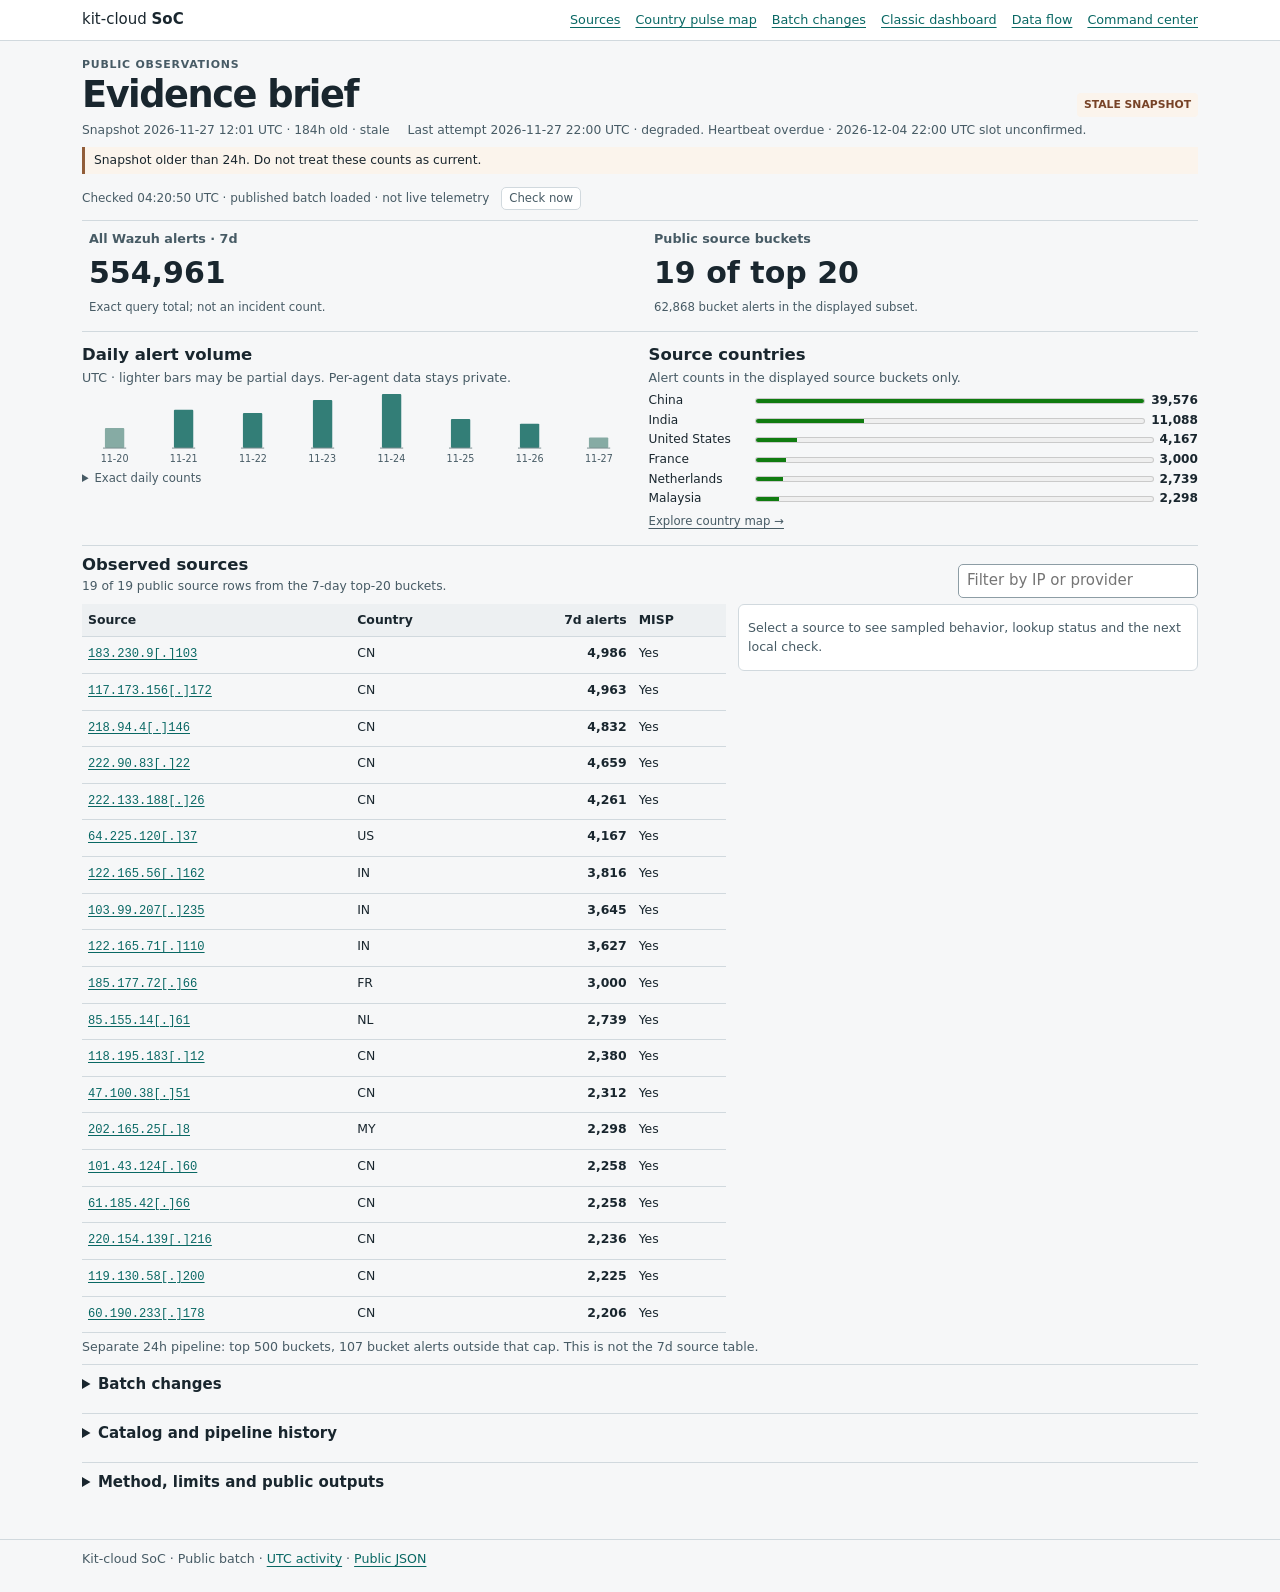
<file: docs/index.html>
<!doctype html>
<html lang="en">
<head>
  <meta charset="utf-8"><meta name="viewport" content="width=device-width, initial-scale=1">
  <meta name="referrer" content="no-referrer">
  <meta http-equiv="Content-Security-Policy" content="default-src 'none'; script-src 'self'; style-src 'self'; connect-src 'self'; img-src 'self'; base-uri 'none'; form-action 'none'">
  <title>Evidence Brief · kit-cloud SoC</title>
  <link rel="stylesheet" href="design.css"><link rel="stylesheet" href="brief.css">
  <script src="public-view.js" defer></script><script src="published-refresh.js" defer></script><script src="tree.js" defer></script><script src="app.js" defer></script>
</head>
<body>
  <a class="skip-link" href="#main-content">Skip to content</a>
  <header class="masthead"><a href="./" aria-label="kit-cloud SoC home">kit-cloud <b>SoC</b></a><nav aria-label="Views"><a href="#sources">Sources</a><a href="flow.html#pulse-map">Country pulse map</a><a href="#changes">Batch changes</a><a href="classic.html">Classic dashboard</a><a href="data-flow.html">Data flow</a><a href="command-center.html">Command center</a></nav></header>
  <main id="main-content" class="container" tabindex="-1">
    <div class="brief-title"><div><p class="eyebrow">Public observations</p><h1>Evidence brief</h1></div><span id="status-pill" class="pill">READING SNAPSHOT</span></div>
    <div class="data-times"><span id="gen">Snapshot time pending</span><span id="agents">Last attempt pending</span></div>
    <p id="snapshot-note" class="readout" role="status" aria-label="Snapshot interpretation">Checking the published batch.</p>
    <div class="refresh-line"><span id="refresh-status">Checking published files every minute while open; not live telemetry.</span><button type="button" id="refresh-now" aria-describedby="refresh-status">Check now</button></div>
    <noscript><p>JavaScript is required for the interactive brief. <a href="data.json">Public JSON</a>.</p></noscript>
    <section id="overview" aria-label="Batch in numbers">
      <div class="kpis" id="kpis"></div>
      <div class="charts">
        <section aria-labelledby="trend-title"><h2 id="trend-title">Daily alert volume</h2><p class="minor" id="agent-privacy">UTC · first and last dates may be partial.</p><div id="days" class="bars" aria-label="Daily alert volumes"></div><details class="daily-table"><summary>Exact daily counts</summary><div id="day-values" class="daily-values" aria-label="Daily UTC alert counts"></div></details></section>
        <section aria-labelledby="rank-title"><h2 id="rank-title">Source countries</h2><p class="minor">Alert counts in the displayed source buckets only.</p><div id="brief-ranking"></div><a class="quiet-link" href="flow.html#pulse-map">Explore country map →</a></section>
      </div>
    </section>
    <section id="sources" aria-labelledby="sources-title">
      <div class="section-head"><div><h2 id="sources-title">Observed sources</h2><p id="source-scope" aria-live="polite">Waiting for published source buckets.</p></div><input id="source-filter" class="search" type="search" placeholder="Filter by IP or provider" aria-label="Filter source IPs"></div>
      <div class="workbench">
        <div><table id="src" aria-label="Top public source buckets"><tbody><tr><td>Loading sources…</td></tr></tbody></table></div>
        <aside id="detail-dock" aria-label="Source evidence"><p id="detail-empty" class="minor">Select a source to see sampled behavior, lookup status and the next local check.</p><div id="ioc-detail" class="ioc-detail" role="region" aria-label="Selected source details" tabindex="-1" hidden></div></aside>
      </div>
      <p id="pipeline-coverage" class="minor"></p>
    </section>
    <details id="changes" class="drawer" aria-labelledby="changes-title"><summary id="changes-title">Batch changes</summary><p class="minor">Two published batches; the seven-day windows overlap. Heartbeat-only updates do not advance the comparison.</p><p class="minor" role="status">Comparison not yet verified.</p><div class="diff-tree"></div></details>
    <details id="recent" class="drawer"><summary>Catalog and pipeline history</summary>
      <p id="catalog-metrics" class="minor"></p><div class="grid"><section><h2>Recent MISP attribute updates</h2><table id="misp" aria-label="Recent MISP attributes"></table></section><section><h2>Prior completed runs</h2><table id="runs" aria-label="Recent pipeline runs"></table></section></div>
    </details>
    <details id="method" class="drawer"><summary>Method, limits and public outputs</summary><p>Use this batch for review, not as an incident count or blocking directive. Verify affected asset and outcome in local telemetry before taking action.</p><p id="selection-explain" class="minor"></p><section id="integrations"><h2>Evidence and lookups</h2><div id="feeds" class="feeds"></div><div id="srcs" class="srcs"></div></section></details>
  </main>
  <footer>Kit-cloud SoC · Public batch · <a href="activity.html">UTC activity</a> · <a href="data.json">Public JSON</a></footer>
</body>
</html>
</file>
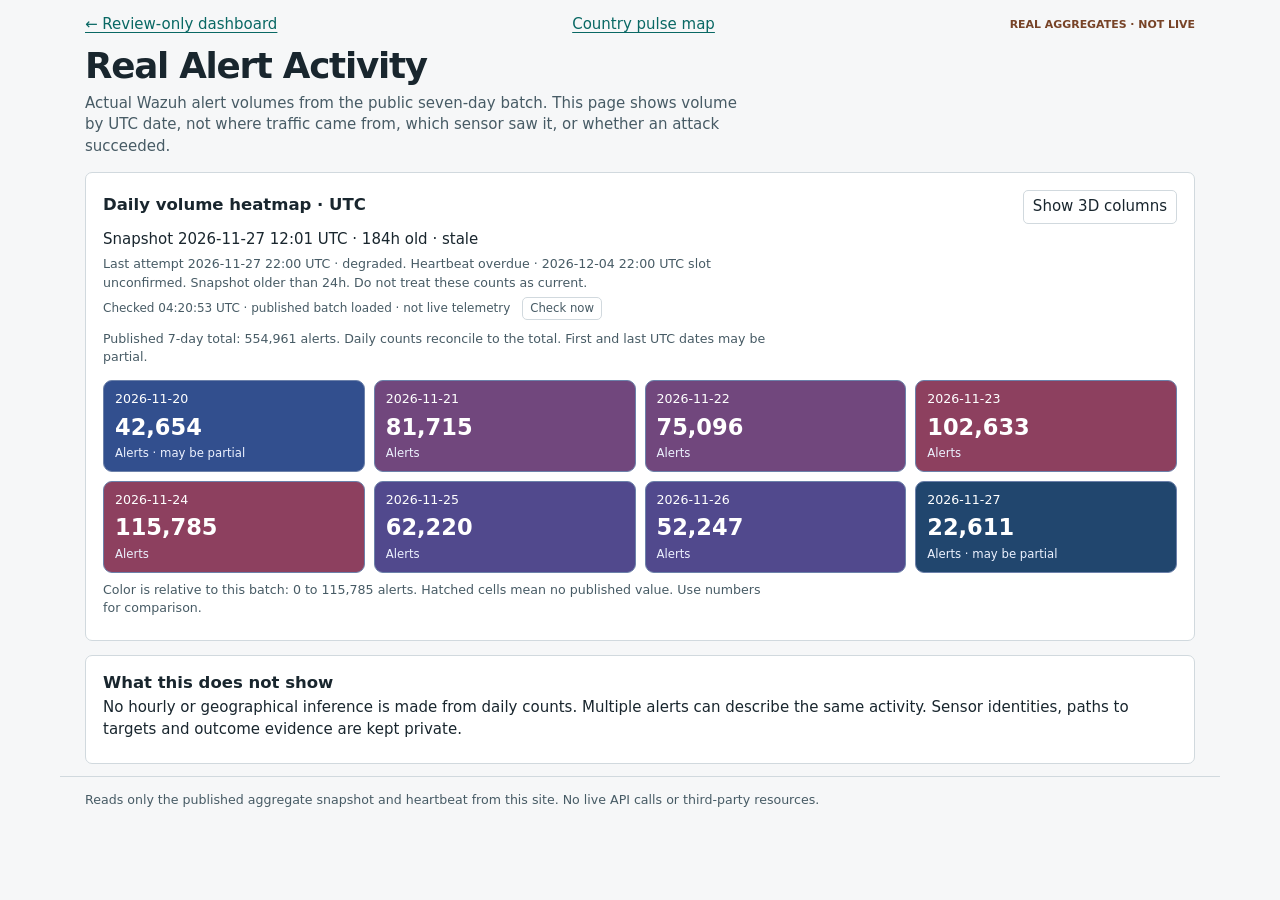
<file: docs/activity.html>
<!doctype html>
<html lang="en">
<head>
  <meta charset="utf-8">
  <meta name="viewport" content="width=device-width, initial-scale=1">
  <meta name="referrer" content="no-referrer">
  <meta http-equiv="Content-Security-Policy" content="default-src 'none'; script-src 'self'; style-src 'self'; connect-src 'self'; base-uri 'none'; form-action 'none'">
  <title>Real Alert Activity | kit-cloud SoC</title>
  <link rel="stylesheet" href="design.css">
  <link rel="stylesheet" href="flow.css">
  <link rel="stylesheet" href="activity.css">
  <script src="public-view.js" defer></script>
  <script src="published-refresh.js" defer></script>
  <script src="activity.js" defer></script>
</head>
<body>
  <a class="skip" href="#heatmap">Skip to heatmap</a>
  <header>
    <nav aria-label="Views"><a href="./">← Review-only dashboard</a><a href="flow.html#pulse-map">Country pulse map</a><span>REAL AGGREGATES · NOT LIVE</span></nav>
    <h1>Real Alert Activity</h1>
    <p>Actual Wazuh alert volumes from the public seven-day batch. This page shows volume by UTC date, not where traffic came from, which sensor saw it, or whether an attack succeeded.</p>
  </header>
  <main id="heatmap" tabindex="-1">
    <noscript><p>The heatmap requires JavaScript. <a href="data.json">Read the public aggregate snapshot.</a></p></noscript>
    <section class="panel" aria-labelledby="heat-heading">
      <div class="panel-head"><h2 id="heat-heading">Daily volume heatmap · UTC</h2><button type="button" id="show-columns" aria-controls="columns" aria-expanded="false" hidden>Show 3D columns</button></div>
      <p id="batch-status" role="status">Reading the public batch…</p>
      <p id="heartbeat" class="note"></p>
      <div class="refresh-line"><span id="refresh-status">Checking published files every minute; not live telemetry.</span><button type="button" id="refresh-now" aria-describedby="refresh-status">Check now</button></div>
      <p id="coverage" class="note"></p>
      <ul id="heat-grid" class="heat-grid" aria-label="Alert counts by UTC date"></ul>
      <p id="heat-scale" class="note"></p>
      <div id="columns" hidden>
        <div class="camera">
          <label for="azimuth">Rotate</label><input id="azimuth" type="range" min="-35" max="35" value="-23"><output id="azimuth-value" for="azimuth"></output>
          <label for="elevation">Tilt</label><input id="elevation" type="range" min="12" max="35" value="24"><output id="elevation-value" for="elevation"></output>
        </div>
        <svg id="volume-scene" viewBox="0 0 720 328" role="img" aria-labelledby="volume-title volume-description">
          <title id="volume-title">3D columns of observed daily Wazuh volume</title>
          <desc id="volume-description">An optional perspective of the same daily counts shown in the heatmap. Missing days have no column.</desc>
          <g id="volume-grid" aria-hidden="true"></g>
          <g id="volume-bars" aria-hidden="true"></g>
        </svg>
        <p class="note">Column height is proportional to recorded alert count. Dates are ordered oldest to newest, left to right; diagonal lines mark the same count levels across days. Exact counts are in the heatmap.</p>
      </div>
    </section>
    <section class="panel" aria-labelledby="limits-heading">
      <h2 id="limits-heading">What this does not show</h2>
      <p>No hourly or geographical inference is made from daily counts. Multiple alerts can describe the same activity. Sensor identities, paths to targets and outcome evidence are kept private.</p>
    </section>
  </main>
  <footer>Reads only the published aggregate snapshot and heartbeat from this site. No live API calls or third-party resources.</footer>
</body>
</html>
</file>
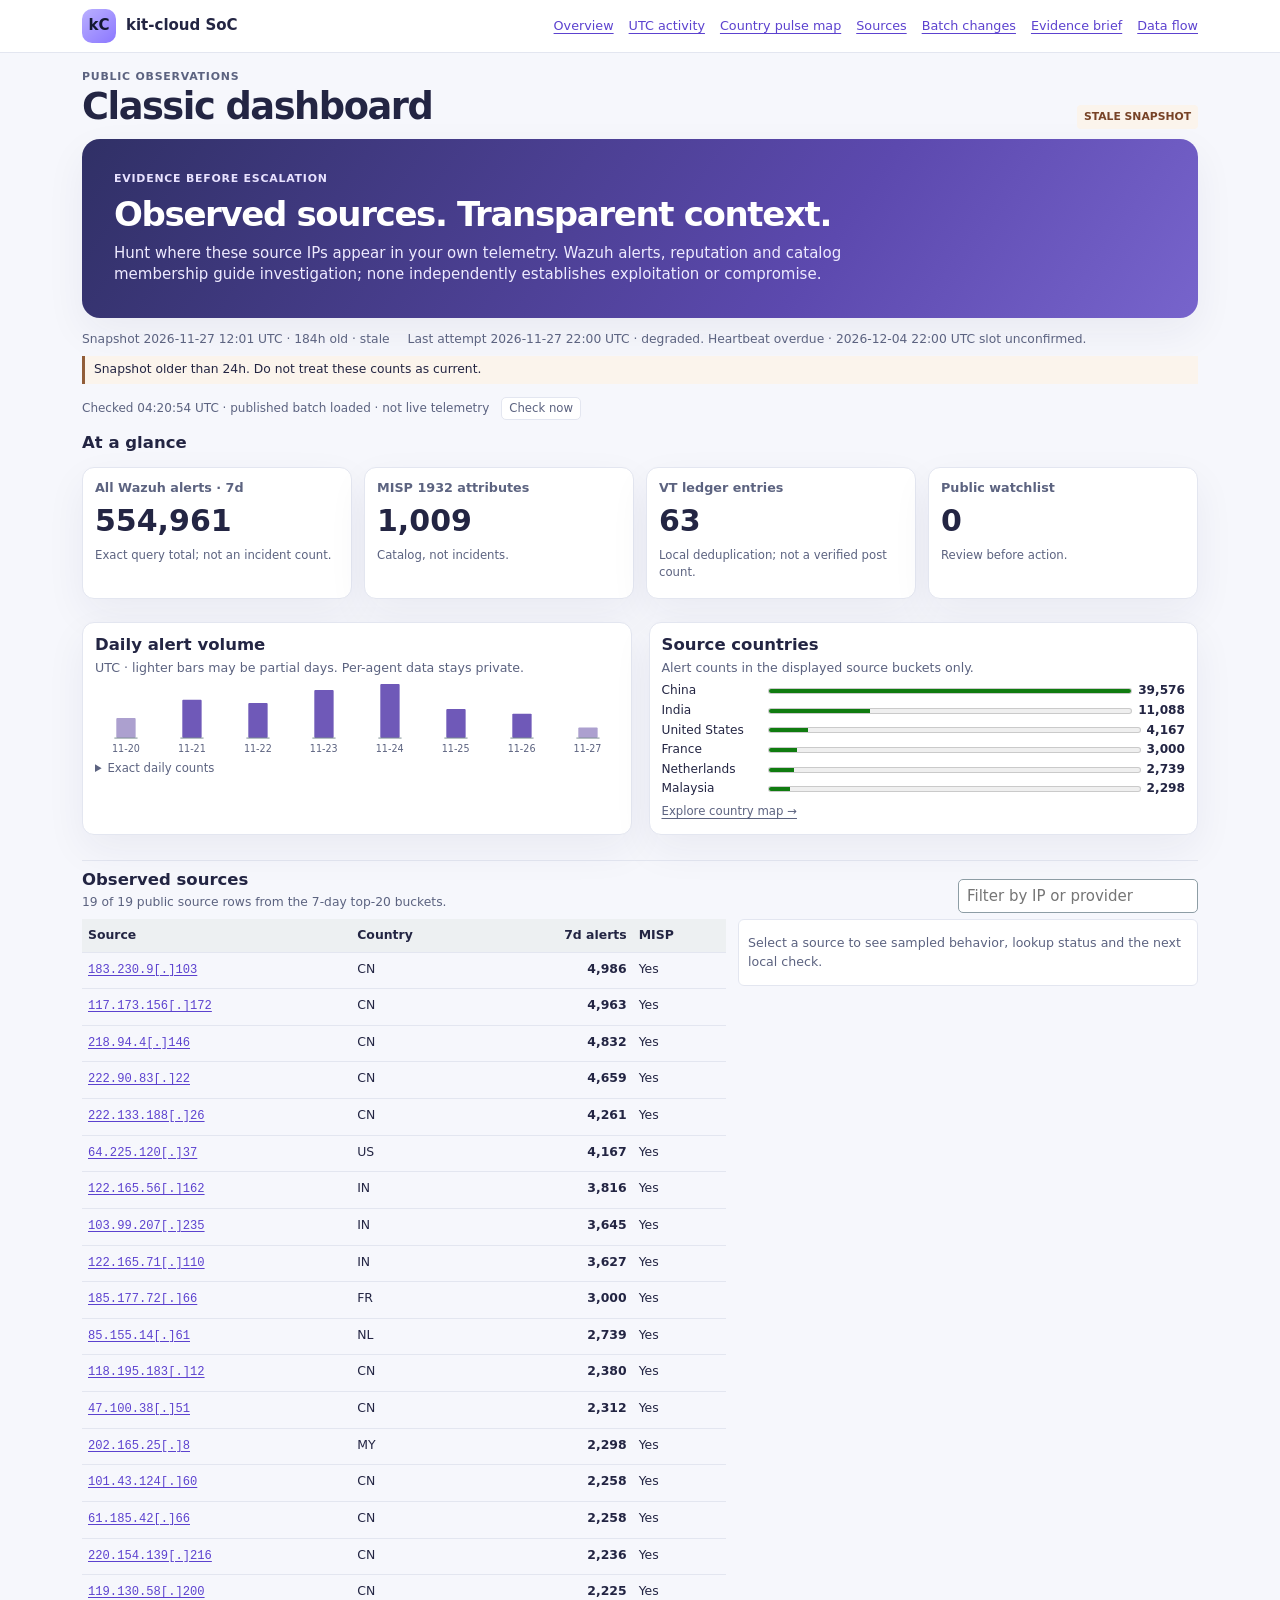
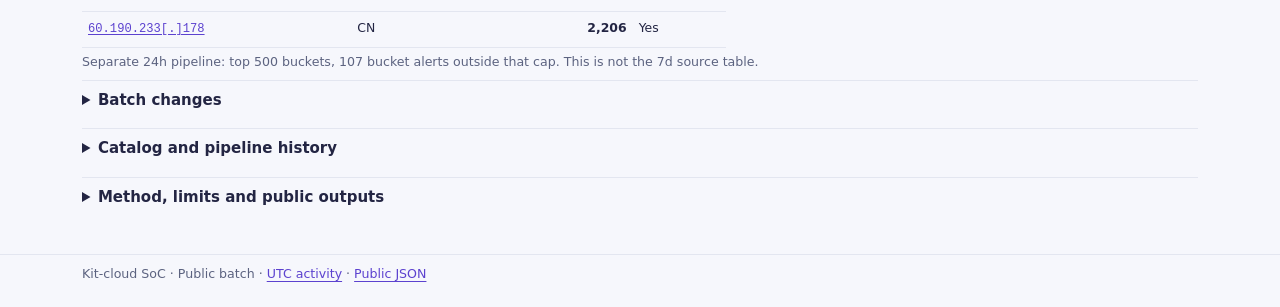
<file: docs/classic.html>
<!doctype html>
<html lang="en">
<head>
  <meta charset="utf-8"><meta name="viewport" content="width=device-width, initial-scale=1">
  <meta name="referrer" content="no-referrer">
  <meta http-equiv="Content-Security-Policy" content="default-src 'none'; script-src 'self'; style-src 'self'; connect-src 'self'; img-src 'self'; base-uri 'none'; form-action 'none'">
  <title>Classic Dashboard · kit-cloud SoC</title>
  <link rel="stylesheet" href="design.css"><link rel="stylesheet" href="brief.css"><link rel="stylesheet" href="classic.css">
  <script src="public-view.js" defer></script><script src="published-refresh.js" defer></script><script src="tree.js" defer></script><script src="app.js" defer></script>
</head>
<body data-view="classic">
  <a class="skip-link" href="#main-content">Skip to content</a>
  <header class="masthead"><a class="classic-brand" href="classic.html" aria-label="kit-cloud SoC Classic"><span class="classic-logo" aria-hidden="true">kC</span> <b>kit-cloud SoC</b></a><nav aria-label="Views"><a href="#overview">Overview</a><a href="activity.html">UTC activity</a><a href="flow.html#pulse-map">Country pulse map</a><a href="#sources">Sources</a><a href="#changes">Batch changes</a><a href="./">Evidence brief</a><a href="data-flow.html">Data flow</a></nav></header>
  <main id="main-content" class="container" tabindex="-1">
    <div class="brief-title"><div><p class="eyebrow">Public observations</p><h1>Classic dashboard</h1></div><span id="status-pill" class="pill">READING SNAPSHOT</span></div>
    <section class="classic-hero" aria-label="Purpose"><p class="eyebrow">Evidence before escalation</p><h2>Observed sources. Transparent context.</h2><p>Hunt where these source IPs appear in your own telemetry. Wazuh alerts, reputation and catalog membership guide investigation; none independently establishes exploitation or compromise.</p></section>
    <div class="data-times"><span id="gen">Snapshot time pending</span><span id="agents">Last attempt pending</span></div>
    <p id="snapshot-note" class="readout" role="status" aria-label="Snapshot interpretation">Checking the published batch.</p>
    <div class="refresh-line"><span id="refresh-status">Checking published files every minute while open; not live telemetry.</span><button type="button" id="refresh-now" aria-describedby="refresh-status">Check now</button></div>
    <noscript><p>JavaScript is required for the interactive brief. <a href="data.json">Public JSON</a>.</p></noscript>
    <section id="overview" aria-label="Batch in numbers">
      <h2 class="classic-section-title">At a glance</h2><div class="kpis" id="kpis"></div>
      <div class="charts">
        <section aria-labelledby="trend-title"><h2 id="trend-title">Daily alert volume</h2><p class="minor" id="agent-privacy">UTC · first and last dates may be partial.</p><div id="days" class="bars" aria-label="Daily alert volumes"></div><details class="daily-table"><summary>Exact daily counts</summary><div id="day-values" class="daily-values" aria-label="Daily UTC alert counts"></div></details></section>
        <section aria-labelledby="rank-title"><h2 id="rank-title">Source countries</h2><p class="minor">Alert counts in the displayed source buckets only.</p><div id="brief-ranking"></div><a class="quiet-link" href="flow.html#pulse-map">Explore country map →</a></section>
      </div>
    </section>
    <section id="sources" aria-labelledby="sources-title">
      <div class="section-head"><div><h2 id="sources-title">Observed sources</h2><p id="source-scope" aria-live="polite">Waiting for published source buckets.</p></div><input id="source-filter" class="search" type="search" placeholder="Filter by IP or provider" aria-label="Filter source IPs"></div>
      <div class="workbench">
        <div><table id="src" aria-label="Top public source buckets"><tbody><tr><td>Loading sources…</td></tr></tbody></table></div>
        <aside id="detail-dock" aria-label="Source evidence"><p id="detail-empty" class="minor">Select a source to see sampled behavior, lookup status and the next local check.</p><div id="ioc-detail" class="ioc-detail" role="region" aria-label="Selected source details" tabindex="-1" hidden></div></aside>
      </div>
      <p id="pipeline-coverage" class="minor"></p>
    </section>
    <details id="changes" class="drawer" aria-labelledby="changes-title"><summary id="changes-title">Batch changes</summary><p class="minor">Two published batches; the seven-day windows overlap. Heartbeat-only updates do not advance the comparison.</p><p class="minor" role="status">Comparison not yet verified.</p><div class="diff-tree"></div></details>
    <details id="recent" class="drawer"><summary>Catalog and pipeline history</summary>
      <p id="catalog-metrics" class="minor"></p><div class="grid"><section><h2>Recent MISP attribute updates</h2><table id="misp" aria-label="Recent MISP attributes"></table></section><section><h2>Prior completed runs</h2><table id="runs" aria-label="Recent pipeline runs"></table></section></div>
    </details>
    <details id="method" class="drawer"><summary>Method, limits and public outputs</summary><p>Use this batch for review, not as an incident count or blocking directive. Verify affected asset and outcome in local telemetry before taking action.</p><p id="selection-explain" class="minor"></p><section id="integrations"><h2>Evidence and lookups</h2><div id="feeds" class="feeds"></div><div id="srcs" class="srcs"></div></section></details>
  </main>
  <footer>Kit-cloud SoC · Public batch · <a href="activity.html">UTC activity</a> · <a href="data.json">Public JSON</a></footer>
</body>
</html>
</file>
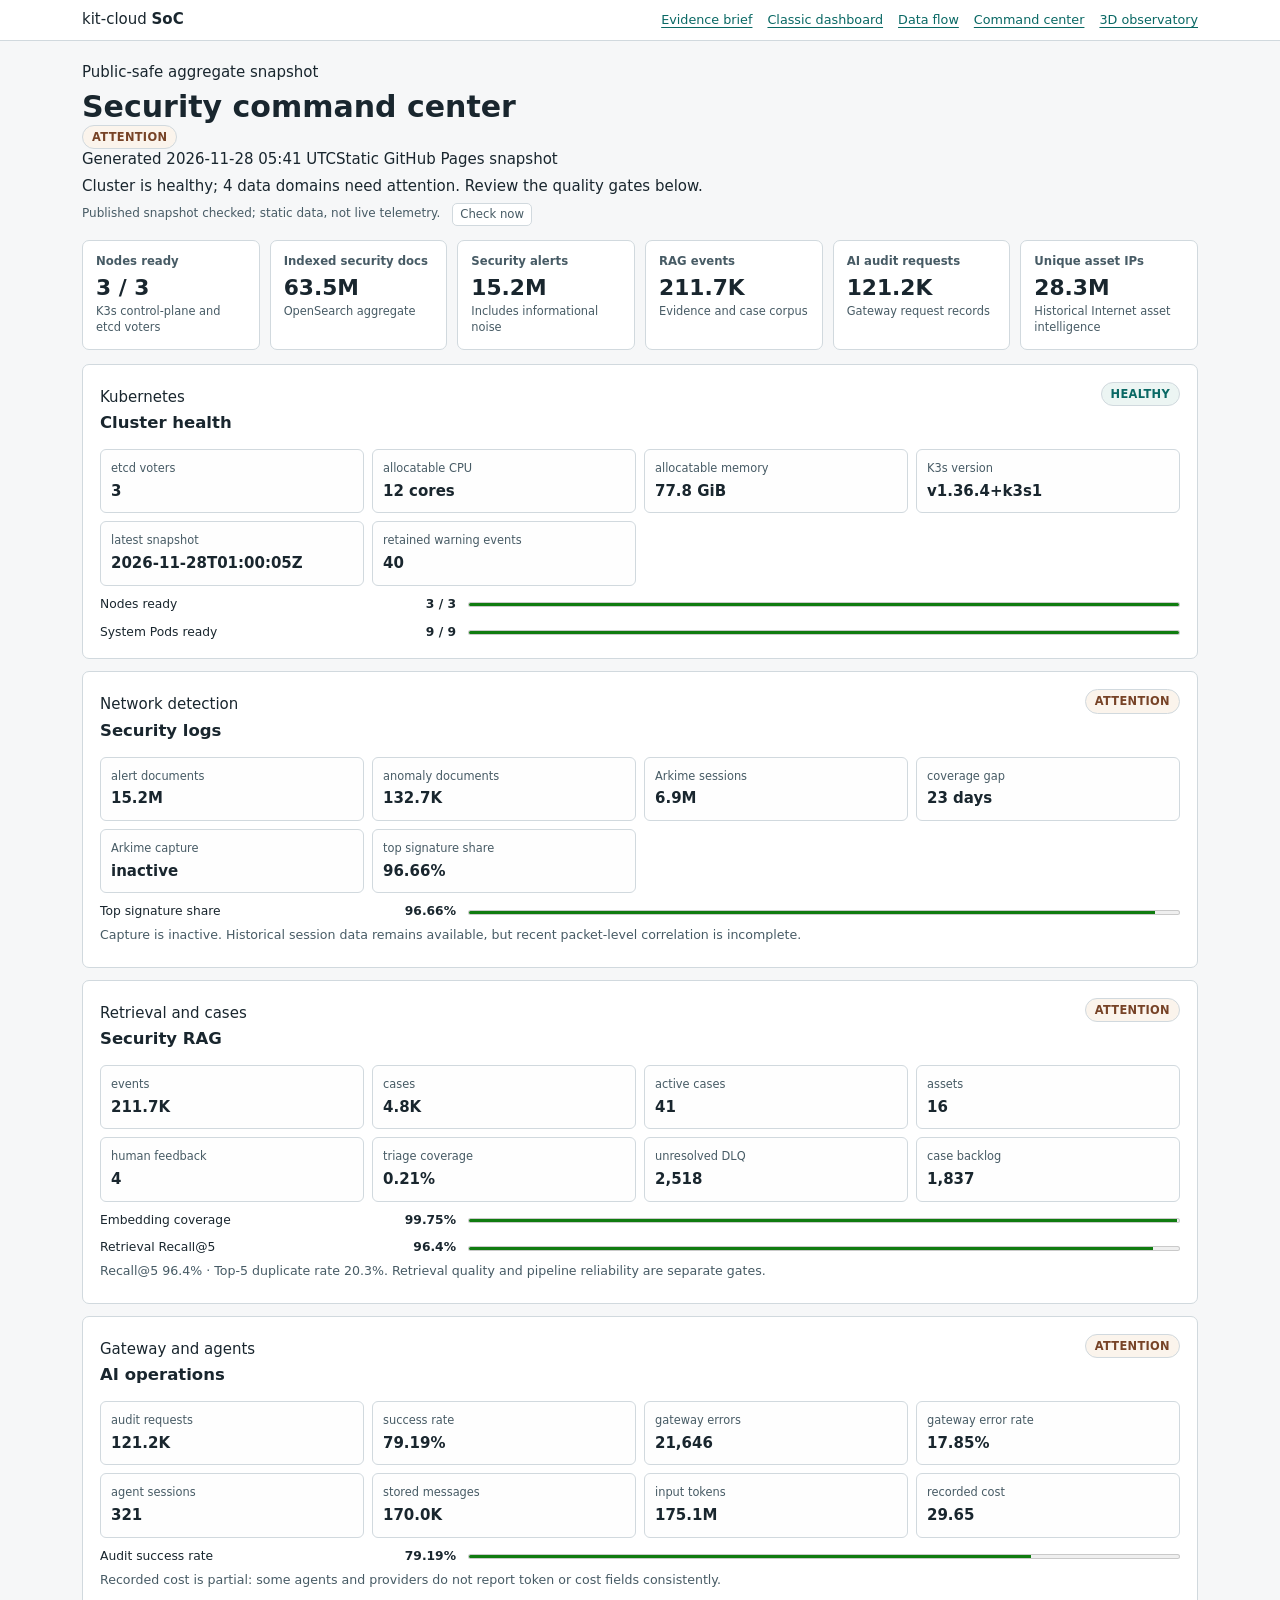
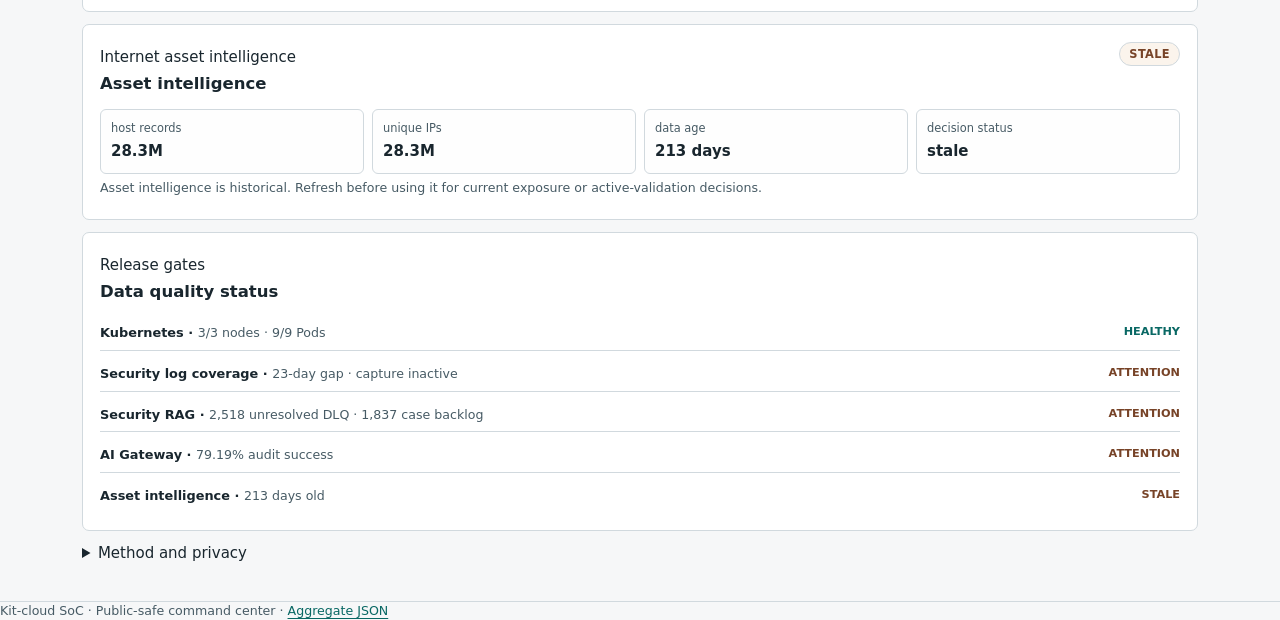
<file: docs/command-center.html>
<!doctype html>
<html lang="en">
<head>
  <meta charset="utf-8"><meta name="viewport" content="width=device-width, initial-scale=1">
  <meta name="referrer" content="no-referrer">
  <meta http-equiv="Content-Security-Policy" content="default-src 'none'; script-src 'self'; style-src 'self'; connect-src 'self'; img-src 'self'; base-uri 'none'; form-action 'none'">
  <title>Security Command Center · kit-cloud SoC</title>
  <link rel="stylesheet" href="design.css"><link rel="stylesheet" href="command-center.css">
  <script src="command-center.js" defer></script>
</head>
<body>
  <a class="skip-link" href="#main-content">Skip to content</a>
  <header class="masthead"><a href="./" aria-label="kit-cloud SoC home">kit-cloud <b>SoC</b></a><nav aria-label="Views"><a href="index.html">Evidence brief</a><a href="classic.html">Classic dashboard</a><a href="data-flow.html">Data flow</a><a href="command-center.html" aria-current="page">Command center</a><a href="observatory.html">3D observatory</a></nav></header>
  <main id="main-content" class="container" tabindex="-1">
    <div class="brief-title"><div><p class="eyebrow">Public-safe aggregate snapshot</p><h1>Security command center</h1></div><span id="overall-status" class="pill">READING SNAPSHOT</span></div>
    <div class="data-times"><span id="generated">Snapshot time pending</span><span id="freshness">Static GitHub Pages snapshot</span></div>
    <p id="snapshot-note" class="readout" role="status" aria-live="polite">Loading aggregate platform health.</p>
    <div class="refresh-line"><span id="refresh-status">Checks the published JSON every five minutes while open; not live telemetry.</span><button type="button" id="refresh-now" aria-describedby="refresh-status">Check now</button></div>
    <noscript><p>JavaScript is required for the interactive view. <a href="command-center-data.json">Public JSON</a>.</p></noscript>

    <section aria-label="Platform key metrics"><div id="kpis" class="cc-kpis"></div></section>

    <section id="cluster" class="panel cc-section" aria-labelledby="cluster-title">
      <div class="cc-section-head"><div><p class="eyebrow">Kubernetes</p><h2 id="cluster-title">Cluster health</h2></div><span id="cluster-status" class="cc-badge">pending</span></div>
      <div id="cluster-metrics" class="cc-metrics"></div>
      <div class="cc-progress"><div><span>Nodes ready</span><strong id="cluster-nodes-label">—</strong></div><meter id="cluster-nodes-meter" max="1" value="0">—</meter></div>
      <div class="cc-progress"><div><span>System Pods ready</span><strong id="cluster-pods-label">—</strong></div><meter id="cluster-pods-meter" max="1" value="0">—</meter></div>
    </section>

    <section id="security" class="panel cc-section" aria-labelledby="security-title">
      <div class="cc-section-head"><div><p class="eyebrow">Network detection</p><h2 id="security-title">Security logs</h2></div><span id="security-status" class="cc-badge">pending</span></div>
      <div id="security-metrics" class="cc-metrics"></div>
      <div class="cc-progress"><div><span>Top signature share</span><strong id="security-noise-label">—</strong></div><meter id="security-noise-meter" max="100" value="0">—</meter></div>
      <p id="security-note" class="minor"></p>
    </section>

    <section id="rag" class="panel cc-section" aria-labelledby="rag-title">
      <div class="cc-section-head"><div><p class="eyebrow">Retrieval and cases</p><h2 id="rag-title">Security RAG</h2></div><span id="rag-status" class="cc-badge">pending</span></div>
      <div id="rag-metrics" class="cc-metrics"></div>
      <div class="cc-progress"><div><span>Embedding coverage</span><strong id="rag-embedding-label">—</strong></div><meter id="rag-embedding-meter" max="100" value="0">—</meter></div>
      <div class="cc-progress"><div><span>Retrieval Recall@5</span><strong id="rag-recall-label">—</strong></div><meter id="rag-recall-meter" max="1" value="0">—</meter></div>
      <p id="rag-note" class="minor"></p>
    </section>

    <section id="ai" class="panel cc-section" aria-labelledby="ai-title">
      <div class="cc-section-head"><div><p class="eyebrow">Gateway and agents</p><h2 id="ai-title">AI operations</h2></div><span id="ai-status" class="cc-badge">pending</span></div>
      <div id="ai-metrics" class="cc-metrics"></div>
      <div class="cc-progress"><div><span>Audit success rate</span><strong id="ai-success-label">—</strong></div><meter id="ai-success-meter" max="100" value="0">—</meter></div>
      <p id="ai-note" class="minor"></p>
    </section>

    <section id="assets" class="panel cc-section" aria-labelledby="assets-title">
      <div class="cc-section-head"><div><p class="eyebrow">Internet asset intelligence</p><h2 id="assets-title">Asset intelligence</h2></div><span id="assets-status" class="cc-badge">pending</span></div>
      <div id="asset-metrics" class="cc-metrics"></div>
      <p id="asset-note" class="minor"></p>
    </section>

    <section class="panel cc-section" aria-labelledby="gates-title">
      <div class="cc-section-head"><div><p class="eyebrow">Release gates</p><h2 id="gates-title">Data quality status</h2></div></div>
      <ul id="quality-gates" class="cc-gates" aria-live="polite"></ul>
    </section>

    <details class="drawer"><summary>Method and privacy</summary>
      <p>This page is a read-only projection generated from aggregate platform metrics. It does not contain raw logs, source addresses, hostnames, credentials, business records, or per-agent data.</p>
      <p>A green component does not prove complete telemetry, absence of compromise, or successful automated response. Missing coverage remains distinct from zero events.</p>
      <p><a href="command-center-data.json">Public aggregate JSON</a> · <a href="index.html">Evidence brief</a> · <a href="data-flow.html">Data flow</a></p>
    </details>
  </main>
  <footer>Kit-cloud SoC · Public-safe command center · <a href="command-center-data.json">Aggregate JSON</a></footer>
</body>
</html>
</file>
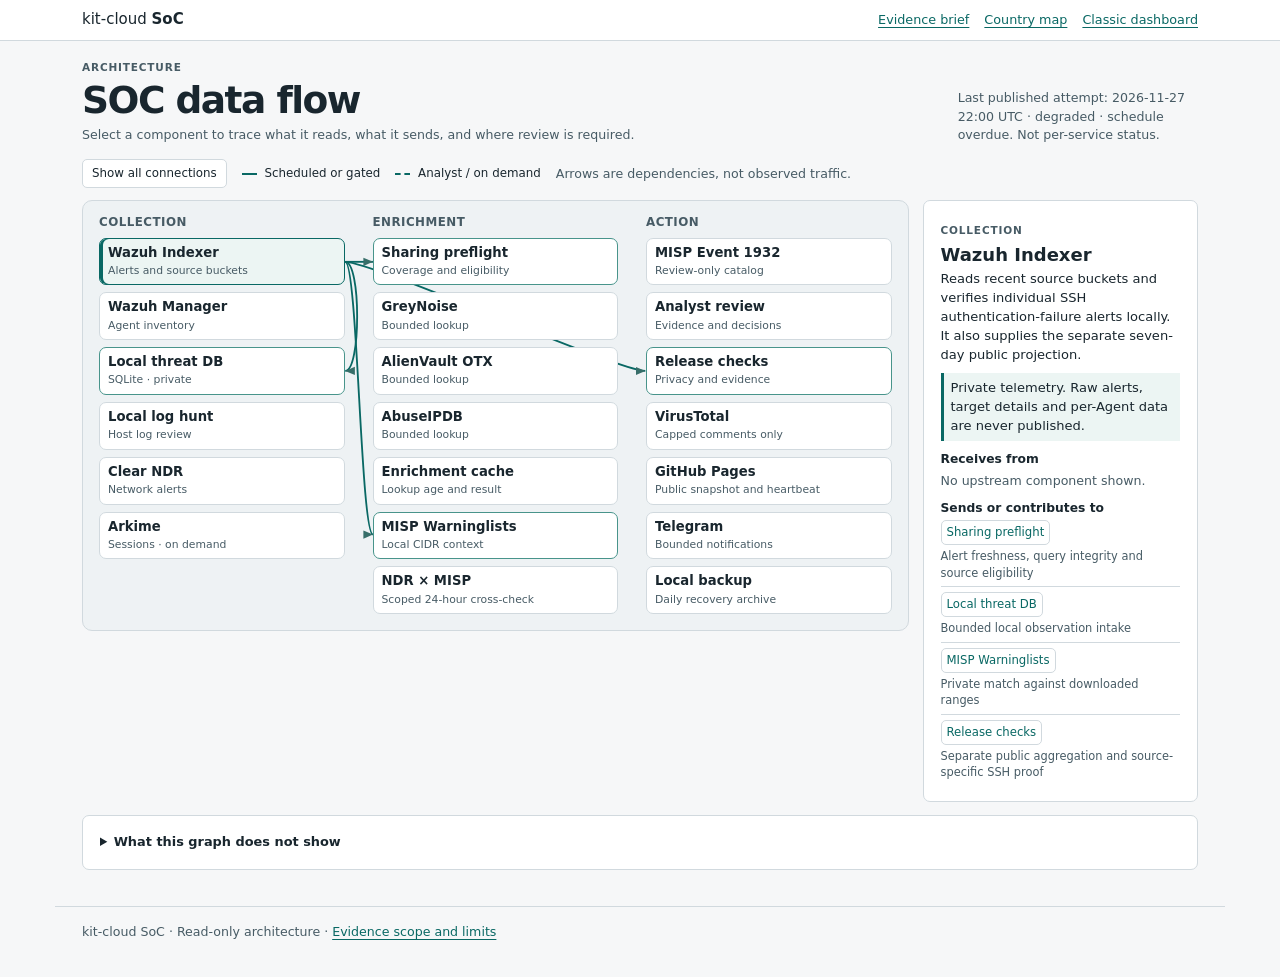
<file: docs/data-flow.html>
<!doctype html>
<html lang="en">
<head>
  <meta charset="utf-8"><meta name="viewport" content="width=device-width, initial-scale=1">
  <meta name="referrer" content="no-referrer">
  <meta http-equiv="Content-Security-Policy" content="default-src 'none'; script-src 'self'; style-src 'self'; connect-src 'self'; img-src 'self'; base-uri 'none'; form-action 'none'">
  <title>SOC data flow · kit-cloud SoC</title>
  <link rel="stylesheet" href="design.css"><link rel="stylesheet" href="data-flow.css">
  <script src="public-view.js" defer></script><script src="data-flow.js" defer></script>
</head>
<body>
  <a class="skip-link" href="#content">Skip to data flow</a>
  <header class="masthead"><a href="./">kit-cloud <b>SoC</b></a><nav aria-label="Views"><a href="./">Evidence brief</a><a href="flow.html#pulse-map">Country map</a><a href="classic.html">Classic dashboard</a></nav></header>
  <main id="content" class="container" tabindex="-1">
    <div class="flow-lead"><div><p class="flow-kicker">Architecture</p><h1>SOC data flow</h1><p class="note">Select a component to trace what it reads, what it sends, and where review is required.</p></div><p id="graph-heartbeat" class="note" role="status">Checking published heartbeat…</p></div>
    <div class="flow-tools"><button id="graph-all" type="button" aria-pressed="false">Show all connections</button><span><i class="line-key" aria-hidden="true"></i> Scheduled or gated</span><span><i class="line-key dashed" aria-hidden="true"></i> Analyst / on demand</span><span class="note">Arrows are dependencies, not observed traffic.</span></div>
    <noscript><p>The interactive graph requires JavaScript. In brief: Wazuh → local store and selected source lookups → MISP 1932 → independent review and privacy gates → Pages or eligible VT comments. NDR, Arkime and local logs provide private evidence.</p></noscript>
    <div class="graph-layout">
      <section class="graph-stage" id="graph-stage" aria-label="Component relationship graph">
        <div class="graph-lanes" id="graph-lanes"></div>
        <svg id="graph-wires" aria-hidden="true"><defs><marker id="wire-tip" viewBox="0 0 8 8" refX="7" refY="4" markerWidth="6" markerHeight="6" orient="auto"><path d="M0 1L7 4L0 7Z"></path></marker></defs><g id="wire-layer"></g></svg>
      </section>
      <div id="graph-dock" class="graph-dock" aria-label="Component details"><aside id="graph-detail" class="panel graph-detail" aria-labelledby="node-title" hidden>
        <p class="flow-kicker" id="node-layer"></p><h2 id="node-title"></h2><p id="node-note"></p>
        <p class="node-boundary" id="node-boundary"></p>
        <div id="node-links"></div>
      </aside></div>
    </div>
    <details class="panel graph-scope"><summary>What this graph does not show</summary><p>Operators review logs and session evidence privately. This view contains no asset inventory, alert details, credentials, sensor addresses, or live paths. The public heartbeat describes a scheduled attempt, not the health of an individual service or relationship. A catalog entry or IP reputation score does not prove compromise.</p><p>Automatic blocking and VirusTotal voting are disabled. Shodan and BGP/ASN links are optional external references, not scheduled enrichment. XSOAR is a design reference, not an installed service.</p></details>
  </main>
  <footer class="container">kit-cloud SoC · Read-only architecture · <a href="./#method">Evidence scope and limits</a></footer>
</body>
</html>
</file>
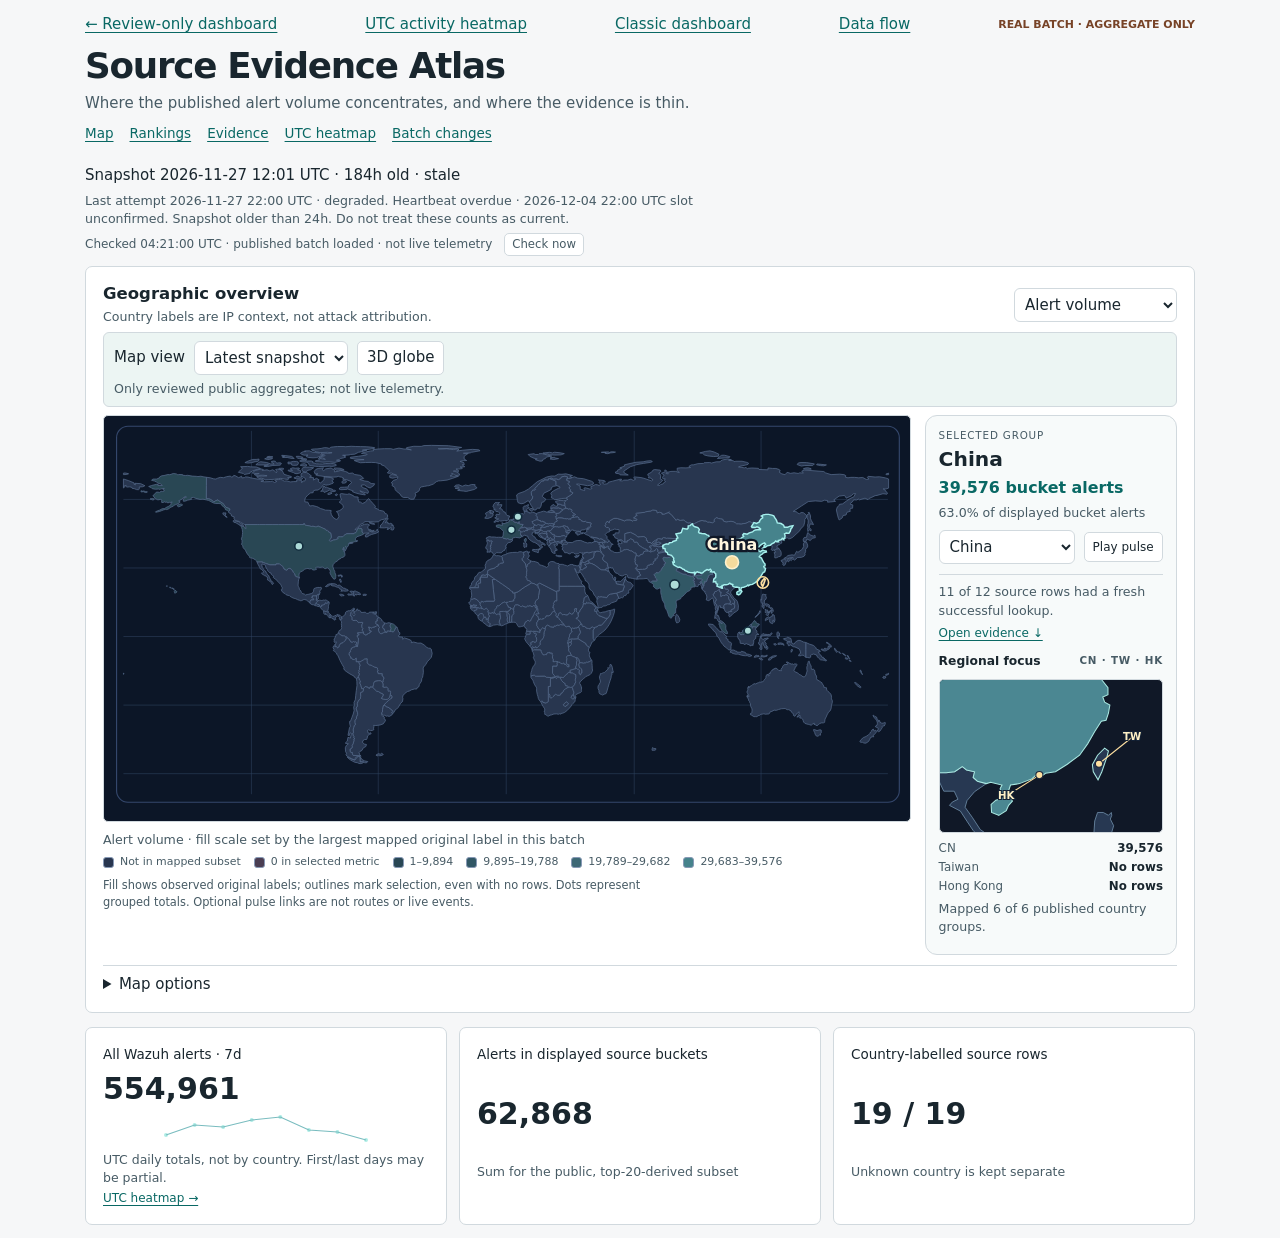
<file: docs/flow.html>
<!doctype html>
<html lang="en">
<head>
  <meta charset="utf-8">
  <meta name="viewport" content="width=device-width, initial-scale=1">
  <meta name="referrer" content="no-referrer">
  <meta http-equiv="Content-Security-Policy" content="default-src 'none'; script-src 'self'; style-src 'self'; connect-src 'self'; base-uri 'none'; form-action 'none'">
  <title>Source Evidence Atlas | kit-cloud SoC</title>
  <link rel="stylesheet" href="design.css">
  <link rel="stylesheet" href="flow.css">
  <link rel="stylesheet" href="country-flow.css">
  <link rel="stylesheet" href="country-map.css">
  <script src="public-view.js" defer></script>
  <script src="published-refresh.js" defer></script>
  <script src="country-globe.js" defer></script>
  <script src="country-map.js" defer></script>
  <script src="flow-timeline.js" defer></script>
  <script src="flow.js" defer></script>
</head>
<body>
  <a class="skip" href="#content">Skip to country analysis</a>
  <header>
    <nav aria-label="Views"><a href="./">← Review-only dashboard</a><a href="activity.html">UTC activity heatmap</a><a href="classic.html">Classic dashboard</a><a href="data-flow.html">Data flow</a><span>REAL BATCH · AGGREGATE ONLY</span></nav>
    <h1>Source Evidence Atlas</h1>
    <p>Where the published alert volume concentrates, and where the evidence is thin.</p>
    <div class="view-links" aria-label="Visualization shortcuts"><a href="#pulse-map">Map</a><a href="#comparison">Rankings</a><a href="#breakdown">Evidence</a><a href="activity.html">UTC heatmap</a><a href="./#changes">Batch changes</a></div>
  </header>
  <main id="content" tabindex="-1">
    <p id="country-batch" role="status">Reading the public snapshot…</p>
    <p class="note" id="country-heartbeat"></p>
    <div class="refresh-line"><span id="refresh-status">Checking published files every minute; not live telemetry.</span><button type="button" id="refresh-now" aria-describedby="refresh-status">Check now</button></div>
    <noscript><p>This view needs JavaScript to group the published counts.</p></noscript>
    <div id="workspace" hidden>
      <section class="panel map-panel" id="pulse-map" aria-labelledby="pulse-heading">
        <div class="map-header"><div><h2 id="pulse-heading">Geographic overview</h2><p class="note">Country labels are IP context, not attack attribution.</p></div>
          <div class="country-controls"><label for="measure" class="sr-only">Map metric</label><select id="measure"><option value="alerts">Alert volume</option><option value="rows">Source count</option><option value="coverage">Lookup coverage</option></select></div>
        </div>
        <div class="map-modes">
          <div class="country-controls"><label for="map-view">Map view</label><select id="map-view"><option value="snapshot">Latest snapshot</option><option value="live">Live follow</option><option value="replay">Replay batches</option></select><button id="globe-toggle" type="button" aria-pressed="false" aria-controls="globe-stage" hidden>3D globe</button></div>
          <p id="map-view-note" class="note">Only reviewed public aggregates; not live telemetry.</p>
          <div id="replay-controls" hidden>
            <p id="replay-stamp" class="replay-stamp" role="status"></p>
            <div class="country-controls"><button id="replay-prev" type="button" aria-label="Previous batch">Previous</button><button id="replay-play" type="button">Play batches</button><button id="replay-next" type="button" aria-label="Next batch">Next</button><label class="sr-only" for="replay-position">Replay position</label><input id="replay-position" type="range" min="0" max="0" value="0"></div>
          </div>
        </div>
        <div class="atlas-layout">
        <div id="map-figure" hidden>
          <div id="flat-map">
          <svg id="country-map" viewBox="0 0 705 354" role="img" aria-labelledby="map-title map-desc">
            <title id="map-title">Observed source countries and Wazuh batch summary</title>
            <desc id="map-desc">A world outline with aggregate country links to an off-map summary; no sensor location or network path is shown. Use the country menu or table for values.</desc>
            <rect class="map-water" x="11" y="9" width="685" height="329" rx="10"></rect>
            <path class="map-lines" d="M17 73H686M17 133H686M17 193H686M17 253H686M17 313H686M129 13V331M240 13V331M352 13V331M464 13V331M575 13V331"></path>
            <g id="map-land" aria-hidden="true"></g><g id="map-arcs" aria-hidden="true"></g><g id="map-points" aria-hidden="true"></g>
            <g id="map-destination" class="map-hidden" aria-hidden="true"><rect class="map-sink" x="731" y="151" width="153" height="87" rx="12"></rect><circle class="map-junction" cx="731" cy="193" r="5"></circle><text class="map-sink-title" x="808" y="179">Wazuh aggregate</text><text class="map-sink-note" x="808" y="201">Off-map summary</text><text class="map-sink-note" x="808" y="221">Not a destination</text></g>
          </svg>
          <div class="map-key" aria-label="Choropleth legend"><p id="map-legend-caption" class="note"></p><ul id="map-legend-values"></ul></div>
          <p class="note map-footnote">Fill shows observed original labels; outlines mark selection, even with no rows. Dots represent grouped totals. Optional pulse links are not routes or live events.</p>
          </div>
          <div id="globe-stage" hidden>
            <canvas id="country-globe" width="720" height="520" role="img" aria-label="Rotating globe of published source-country aggregates" aria-describedby="globe-guide globe-legend">Use the country menu and table to read the aggregate values.</canvas>
            <div class="country-controls globe-controls" aria-label="Globe orientation"><button id="globe-west" type="button" aria-label="Rotate west">←</button><button id="globe-east" type="button" aria-label="Rotate east">→</button><button id="globe-up" type="button" aria-label="Tilt north">↑</button><button id="globe-down" type="button" aria-label="Tilt south">↓</button><button id="globe-center" type="button">Center selected</button></div>
            <p id="globe-guide" class="note">Drag or rotate with the buttons. Points are country label positions, not observed source or target locations.</p>
            <p id="globe-legend" class="note"></p>
          </div>
        </div>
        <aside class="map-inspector" aria-labelledby="map-selection-title">
          <p class="map-kicker">Selected group</p><h3 id="map-selection-title">—</h3>
          <p id="map-selection-count" class="map-count"></p><p id="map-selection-share" class="note"></p>
          <div class="country-controls map-picker" id="map-controls" hidden><label for="map-focus" class="sr-only">Country</label><select id="map-focus"></select><button id="map-play" type="button">Play pulse</button></div>
          <p class="map-evidence" id="map-lookup-evidence"></p>
          <div class="country-controls"><a id="map-open-evidence" class="map-detail-link" href="#breakdown">Open evidence ↓</a></div>
          <div id="china-lens" hidden>
            <h4>Regional focus <small>CN · TW · HK</small></h4>
            <svg id="china-inset" viewBox="543 128 47 32" role="img" aria-labelledby="inset-title inset-desc">
              <title id="inset-title">China grouping: Taiwan and Hong Kong in focus</title><desc id="inset-desc">A magnified view of the same public outline; Taiwan is outlined even without observations; Hong Kong is marked by a public label point, not a sensor.</desc>
              <g id="inset-land" aria-hidden="true"></g><g id="inset-labels" aria-hidden="true"></g>
            </svg>
            <ul id="china-origin-counts" class="china-origin-counts" aria-label="Counts by original label"></ul>
          </div>
          <p id="map-status" class="note" role="status">Reading the local world outline…</p>
        </aside>
        </div>
        <details class="map-options" id="map-options"><summary>Map options</summary>
          <div class="country-controls"><label for="country-grouping">Group labels</label><select id="country-grouping"><option value="combined">China: CN + TW + HK</option><option value="separate">Original labels</option></select><button id="map-links-toggle" type="button" aria-pressed="false">Show pulse links</button></div>
        </details>
      </section>
      <p id="rank-batch-note" class="note" hidden>Totals, rankings and evidence below stay on the current published batch, not the replay frame.</p>
      <div class="scope-cards" aria-label="Scope of the figures">
        <div class="panel"><span>All Wazuh alerts · 7d</span><strong id="total-alerts"></strong><svg id="overall-trend" class="overall-trend" viewBox="0 0 210 37" role="img" aria-labelledby="overall-trend-title"><title id="overall-trend-title">Overall UTC daily volume, not per-country</title><g id="overall-series" aria-hidden="true"></g></svg><small id="overall-trend-note"></small><a class="map-detail-link" href="activity.html">UTC heatmap →</a></div>
        <div class="panel"><span>Alerts in displayed source buckets</span><strong id="selected-alerts"></strong><small>Sum for the public, top-20-derived subset</small></div>
        <div class="panel"><span>Country-labelled source rows</span><strong id="labelled-rows"></strong><small>Unknown country is kept separate</small></div>
      </div>
      <details id="comparison" class="panel report-drawer" aria-labelledby="compare-heading">
        <summary id="compare-heading">Country rankings <small>Share · 2D · 3D</small></summary>
        <div class="panel-head">
          <div class="country-controls">
            <a href="#measure">Change metric</a><button id="toggle-depth" type="button" aria-pressed="false">3D view</button>
          </div>
        </div>
        <p class="note" id="region-scope"></p>
        <div id="share-strip" class="share-strip">
          <h3>Share of the displayed subset</h3>
          <svg viewBox="0 0 1000 18" preserveAspectRatio="none" role="img" aria-labelledby="share-title"><title id="share-title">Relative share by country</title><g id="share-segments" aria-hidden="true"></g></svg>
          <p id="share-note" class="note"></p>
        </div>
        <div id="chart-flat"><ul id="country-bars" class="country-bars" aria-label="Country alert volume"></ul></div>
        <div id="chart-depth" hidden>
          <div class="camera">
            <label for="country-angle">Rotate</label><input id="country-angle" type="range" min="-30" max="30" value="-15"><output id="country-angle-value" for="country-angle"></output>
            <label for="country-tilt">Tilt</label><input id="country-tilt" type="range" min="12" max="32" value="22"><output id="country-tilt-value" for="country-tilt"></output>
          </div>
          <svg id="country-scene" viewBox="0 0 720 294" role="img" aria-labelledby="country-scene-title country-scene-desc">
            <title id="country-scene-title">Country rank in 3D</title>
            <desc id="country-scene-desc">The same counts as in the table. Height represents the selected metric; positions represent rank, not geography.</desc>
            <g id="country-guides" aria-hidden="true"></g><g id="country-shapes" aria-hidden="true"></g>
          </svg>
          <p class="note">Height shows the selected count. Positions show rank, not a map or a network route.</p>
        </div>
      </details>
      <details id="subdivisions" class="panel report-drawer" aria-label="Subdivisions of the selected country">
        <summary>State and province detail <small>Private</small></summary>
        <p>Public subdivision detail is suspended. Counts in small groups can reveal which published sources belong to a region when combined with other public figures. This page continues to show country aggregates only.</p>
      </details>
      <details id="breakdown" class="panel report-drawer" aria-label="Country evidence counts">
        <summary>Evidence breakdown <small>Catalog · samples · lookup coverage</small></summary>
        <div class="layout">
        <div class="panel">
          <h2>Country detail table</h2>
          <p class="note">Select a country to see aggregate catalog membership, sampled behavior labels and lookup coverage.</p>
          <div class="country-scroll"><table aria-label="Breakdown by source country"><thead><tr><th scope="col">Country label</th><th scope="col">Alerts</th><th scope="col">Share*</th><th scope="col">Sources</th><th scope="col">Fresh lookup</th></tr></thead><tbody id="country-rows"></tbody></table></div>
          <p class="note">* Share of the displayed source-bucket alert count, not share of all Wazuh alerts.</p>
        </div>
        <div class="panel" id="country-detail" role="region" aria-label="Selected country breakdown" aria-live="polite"></div>
        </div>
      </details>
      <details class="panel method report-drawer" aria-labelledby="method-heading">
        <summary id="method-heading">Method and limits</summary>
        <p>The ranking uses only the public subset of a seven-day top-20 source aggregation. Country labels come from existing IP enrichment and may be missing, cached, or point to hosting, a proxy or shared infrastructure. They do not identify a person or an attack’s origin.</p>
        <p>The default display groups the original <code>CN</code>, <code>TW</code> and <code>HK</code> labels under China. The detail panel preserves the original counts; <strong>Original labels</strong> splits them. This changes reporting only, not the underlying labels or map boundaries.</p>
        <p>Lookup coverage is the number of displayed source rows with at least one successful provider result marked fresh at batch time, divided by all displayed rows in the selected group. It is not a score, the freshness of the country label, or evidence of compromise. The daily trend is for all Wazuh alerts and is not available by country.</p>
        <p>Samples are labels attached to source rows, not per-behavior alert counts. MISP membership and provider coverage are context, not confirmation. No sensor identities, sensor locations, individual addresses or target paths are shown in this view.</p>
      </details>
    </div>
  </main>
  <footer>Read-only batch report · Uses only existing public snapshot files · No new lookups or live sensor access.</footer>
</body>
</html>
</file>
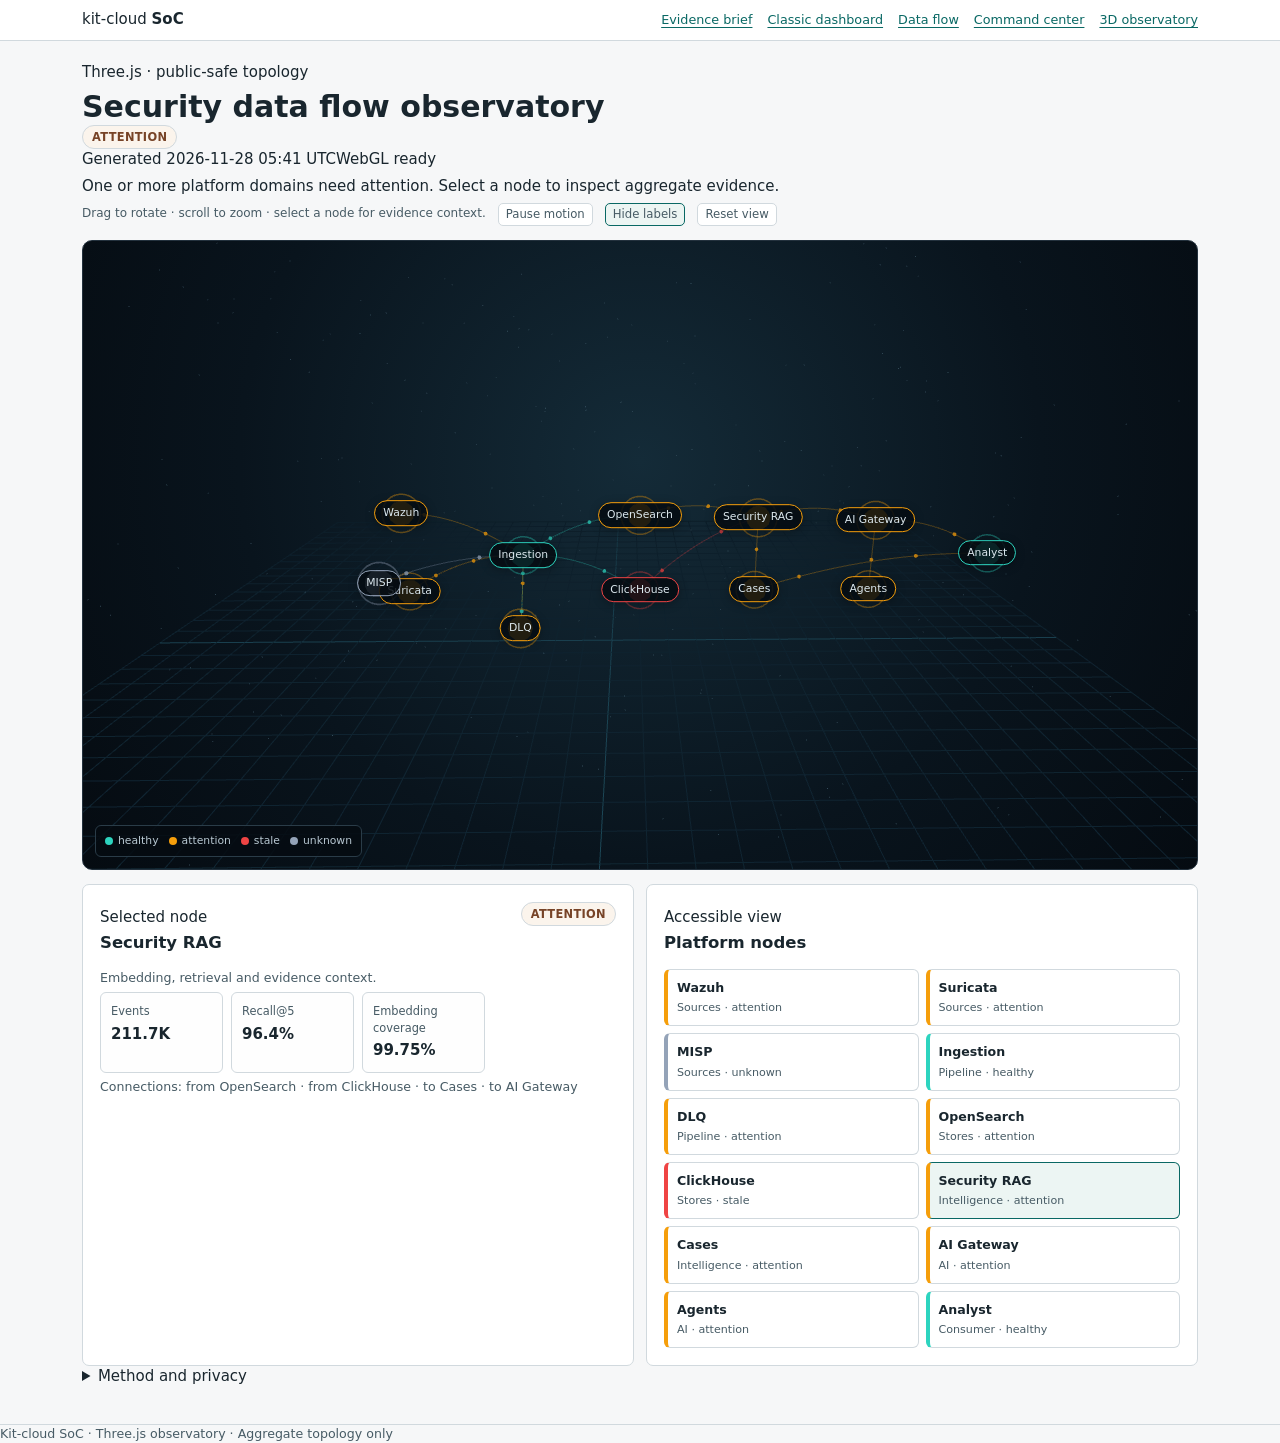
<file: docs/observatory.html>
<!doctype html>
<html lang="en">
<head>
  <meta charset="utf-8"><meta name="viewport" content="width=device-width, initial-scale=1">
  <meta name="referrer" content="no-referrer">
  <meta http-equiv="Content-Security-Policy" content="default-src 'none'; script-src 'self'; style-src 'self'; connect-src 'self'; img-src 'self'; base-uri 'none'; form-action 'none'">
  <title>Security Data Flow Observatory · kit-cloud SoC</title>
  <link rel="stylesheet" href="design.css"><link rel="stylesheet" href="command-center.css"><link rel="stylesheet" href="observatory.css">
  <script src="vendor/three.min.js" defer></script><script src="observatory.js" defer></script>
</head>
<body>
  <a class="skip-link" href="#main-content">Skip to content</a>
  <header class="masthead"><a href="./" aria-label="kit-cloud SoC home">kit-cloud <b>SoC</b></a><nav aria-label="Views"><a href="index.html">Evidence brief</a><a href="classic.html">Classic dashboard</a><a href="data-flow.html">Data flow</a><a href="command-center.html">Command center</a><a href="observatory.html" aria-current="page">3D observatory</a></nav></header>
  <main id="main-content" class="container" tabindex="-1">
    <div class="brief-title"><div><p class="eyebrow">Three.js · public-safe topology</p><h1>Security data flow observatory</h1></div><span id="overall-status" class="pill">READING SNAPSHOT</span></div>
    <div class="data-times"><span id="generated">Snapshot time pending</span><span id="render-status">Initializing WebGL</span></div>
    <p id="snapshot-note" class="readout" role="status" aria-live="polite">Loading aggregate platform topology.</p>
    <div class="refresh-line"><span>Drag to rotate · scroll to zoom · select a node for evidence context.</span><button type="button" id="toggle-motion" aria-pressed="false">Pause motion</button><button type="button" id="toggle-labels" aria-pressed="true">Hide labels</button><button type="button" id="reset-view">Reset view</button></div>
    <noscript><p>JavaScript and WebGL are required for the 3D view. <a href="command-center-data.json">Public aggregate JSON</a>.</p></noscript>

    <section class="observatory-shell" aria-label="Interactive security data flow">
      <div id="scene" class="observatory-canvas" role="img" aria-label="3D graph of security data sources, stores, RAG, AI and analyst workflow"></div>
      <div id="labels" class="observatory-labels" aria-hidden="true"></div>
      <div class="observatory-legend" aria-label="Status legend"><span><i class="legend-dot healthy"></i>healthy</span><span><i class="legend-dot attention"></i>attention</span><span><i class="legend-dot stale"></i>stale</span><span><i class="legend-dot unknown"></i>unknown</span></div>
      <div id="webgl-error" class="observatory-error" hidden>WebGL is unavailable. The accessible node list and detail panel remain usable.</div>
    </section>

    <section class="observatory-layout" aria-label="Topology details">
      <div class="panel"><div class="cc-section-head"><div><p class="eyebrow">Selected node</p><h2 id="detail-title">Select a node</h2></div><span id="detail-status" class="cc-badge">pending</span></div><p id="detail-description" class="minor">Choose a node in the graph or from the accessible list.</p><div id="detail-metrics" class="cc-metrics"></div><p id="detail-connections" class="minor"></p></div>
      <div class="panel"><div class="cc-section-head"><div><p class="eyebrow">Accessible view</p><h2>Platform nodes</h2></div></div><div id="node-list" class="observatory-node-list" aria-live="polite"></div></div>
    </section>

    <details class="drawer"><summary>Method and privacy</summary>
      <p>This visualisation is generated from the same public-safe aggregate snapshot as the command center. It shows logical data flow and health, not live traffic or network topology.</p>
      <p>No raw logs, IP addresses, hostnames, credentials or business records are loaded. Particle motion is illustrative and does not represent event counts.</p>
      <p><a href="command-center.html">Command center</a> · <a href="command-center-data.json">Public aggregate JSON</a> · <a href="data-flow.html">2D data flow</a></p>
    </details>
  </main>
  <footer>Kit-cloud SoC · Three.js observatory · Aggregate topology only</footer>
</body>
</html>
</file>
<file: docs/design.css>
:root{color-scheme:light;--page:#f6f7f8;--panel:#fff;--border:#d1d9de;--text:#19262e;--muted:#475b65;--cyan:#096864;--ink:#19262e;--accent:#096864;--accent-pale:#ecf5f3;--warning:#774327;--warning-pale:#fbf4ec;--map-ink:#0c1627;font:15px/1.45 system-ui,sans-serif}
*{box-sizing:border-box}[hidden]{display:none!important}body{margin:0;background:var(--page);color:var(--text)}a{color:var(--accent);text-underline-offset:3px}a:hover{text-decoration-thickness:2px}button,input,select,summary{font:inherit;color:inherit}button,summary{cursor:pointer}button{background:var(--panel);border:1px solid var(--border);border-radius:5px;padding:5px 9px}button[aria-pressed=true],button[aria-expanded=true]{background:var(--accent-pale);border-color:var(--accent)}button:disabled{cursor:default;opacity:.6}:focus-visible{outline:2px solid var(--accent);outline-offset:3px}p{margin:5px 0}h1,h2,h3{line-height:1.2;margin:0}h2{font-size:1.1rem;margin-bottom:4px}h3{font-size:1rem;margin-bottom:4px}.minor,.note{font-size:.84rem;color:var(--muted)}.skip,.skip-link{position:absolute;left:10px;top:-200px;padding:8px 13px;background:var(--panel);z-index:5}.skip:focus,.skip-link:focus{top:8px}.container{max-width:1170px;margin:auto;padding:16px clamp(13px,3vw,27px) 36px}footer{color:var(--muted);border-top:1px solid var(--border);font-size:.84rem}.masthead{display:flex;justify-content:space-between;align-items:center;flex-wrap:wrap;gap:7px 20px;padding:9px max(13px,calc((100vw - 1116px)/2));border-bottom:1px solid var(--border);background:var(--panel)}.masthead>a{text-decoration:none;color:var(--text)}.masthead nav{display:flex;flex-wrap:wrap;gap:5px 15px;font-size:.85rem}.panel{background:var(--panel);border:1px solid var(--border);border-radius:7px;padding:clamp(12px,2vw,17px);min-width:0}.note{max-width:84ch}:where(.grid,.layout)>*{min-width:0}
.refresh-line{display:flex;align-items:center;gap:5px 12px;flex-wrap:wrap;margin:5px 0 10px;font-size:.8rem;color:var(--muted);font-variant-numeric:tabular-nums}.refresh-line button{padding:2px 7px;font-size:.78rem}
</file>
<file: docs/brief.css>
.brief-title{display:flex;justify-content:space-between;align-items:end;flex-wrap:wrap;gap:5px;margin-bottom:5px}.brief-title h1{font-size:clamp(1.65rem,4vw,2.45rem);font-weight:740;letter-spacing:-.04em}.eyebrow{margin:0;color:var(--muted);font-size:.73rem;font-weight:700;letter-spacing:.07em;text-transform:uppercase}.pill{background:var(--accent-pale);color:var(--accent);font-size:.72rem;font-weight:750;padding:4px 7px;border-radius:4px}.pill.bad{background:var(--warning-pale);color:var(--warning)}.data-times{display:flex;gap:3px 18px;flex-wrap:wrap;font-size:.82rem;color:var(--muted);font-variant-numeric:tabular-nums}.readout{background:var(--accent-pale);border-left:3px solid var(--accent);padding:5px 9px;margin:7px 0 13px;font-size:.82rem}.readout.warn{background:var(--warning-pale);border-color:#915d39}.kpis,.charts,.grid{display:grid;grid-template-columns:repeat(2,minmax(0,1fr));gap:14px}.kpis{border-block:1px solid var(--border);padding:10px 0}.card{padding:0 7px}.card h2{font-size:.85rem;color:var(--muted);font-weight:600}.big{font-size:clamp(1.35rem,3vw,2rem);font-weight:750;font-variant-numeric:tabular-nums}.ksub{color:var(--muted);font-size:.78rem}.charts{padding:13px 0;gap:17px}.charts section{min-width:0}.charts .minor{margin-top:0}.bars{display:grid;grid-auto-flow:column;grid-auto-columns:minmax(0,1fr);gap:4px;margin:4px 0}.day-bin{display:grid;justify-items:center;gap:2px;min-width:0;font-size:.64rem;color:var(--muted);font-variant-numeric:tabular-nums}.day-bin svg{display:block;width:100%;height:58px}.day-bin rect{fill:#337e77}.day-bin.partial rect{fill:#86aba4}.day-bin line{stroke:#7b8c91;stroke-width:1}.day-bin .unknown{align-self:end;font-size:.64rem}.daily-table,.quiet-link{font-size:.78rem;color:var(--muted)}.daily-values{font-size:.78rem;display:flex;flex-wrap:wrap;gap:1px 9px}.rank-line{display:grid;grid-template-columns:minmax(0,100px) minmax(45px,1fr) auto;align-items:center;gap:6px;font-size:.81rem;margin:2px 0}.rank-line span:first-child{overflow-wrap:anywhere}.rank-line meter{width:100%;min-width:0;accent-color:var(--accent)}.rank-line strong{font-variant-numeric:tabular-nums}.section-head{display:flex;justify-content:space-between;align-items:flex-end;flex-wrap:wrap;gap:5px;margin-bottom:6px}.section-head p{margin:2px 0;font-size:.82rem;color:var(--muted)}section[id],details[id]{scroll-margin-top:12px}.search{border:1px solid #8d9da5;border-radius:5px;background:white;min-height:34px;padding:5px 8px;width:min(240px,100%)}.workbench{display:grid;grid-template-columns:minmax(0,1.4fr) minmax(0,1fr);gap:12px;align-items:start}.workbench>div,.workbench aside{min-width:0}.workbench aside{background:var(--panel);border:1px solid var(--border);border-radius:6px;padding:9px;position:sticky;top:9px}table{border-collapse:collapse;width:100%;table-layout:auto;font-size:.83rem;text-align:left}th,td{border-bottom:1px solid var(--border);padding:7px 6px;vertical-align:top;overflow-wrap:anywhere}th{font-weight:730;background:#edf0f2}.num{text-align:right;font-variant-numeric:tabular-nums;font-weight:680}.mono{font-family:ui-monospace,SFMono-Regular,Menlo,monospace;font-size:.81rem}.ip-action{border:0;border-radius:0;background:transparent;color:var(--accent);text-decoration:underline;text-underline-offset:2px;text-align:left;padding:2px 0}.ip-action[aria-expanded=true]{background:transparent;border:0;color:var(--text);text-decoration-thickness:2px}.ioc-detail{font-size:.86rem;background:var(--panel);padding:6px}.ioc-detail h2{font-size:1rem}.ioc-detail ul,.diff-tree ul{padding-inline-start:20px}.ioc-detail ul{margin:6px 0}.detail-ctrl{display:flex;justify-content:space-between;align-items:start;gap:5px}.detail-ctrl button{font-size:.76rem}.refs{display:flex;flex-wrap:wrap;gap:4px 10px;margin:6px 0;font-size:.8rem}.dim{color:var(--muted);font-size:.79rem}.detail-row>td{padding:2px 5px 7px;background:#fff}.detail-row .ioc-detail{border-inline-start:3px solid var(--accent);padding:8px}.drawer{border-top:1px solid var(--border);padding:9px 0;margin-top:8px}.drawer summary{font-weight:700}.diff-tree details{margin:4px 0;padding:4px 7px;border:1px solid var(--border);background:var(--panel);border-radius:5px}.diff-tree summary{font-size:.85rem}.grid{padding-top:8px}.feeds,.srcs{display:grid;gap:6px;margin:6px 0}.feed,.src{padding:5px 0;border-bottom:1px solid var(--border)}.feed h3{font-size:.89rem}.feed p,.src{font-size:.81rem;color:var(--muted)}.ok{color:var(--accent)}.bad{color:var(--warning)}footer{padding:10px max(13px,calc((100vw - 1116px)/2)) 24px}#sources{border-top:1px solid var(--border);padding-top:9px}
@media(max-width:680px){.workbench,.grid{grid-template-columns:minmax(0,1fr)}.workbench aside{display:none}.charts{grid-template-columns:minmax(0,1fr);gap:9px}.chart section>h2{font-size:1rem}.rank-line:nth-child(n+4){display:none}.rank-line{margin:1px 0}.chart-compact{display:block}th,td{padding:6px 4px}#src .catalog-column{display:none}.masthead nav{gap:5px 10px}.brief-title{align-items:start}.bars svg{height:44px}.drawer[open] .grid{gap:13px}}
</file>
<file: docs/flow.css>
header,main,footer{width:min(1160px,100%);margin-inline:auto;padding:0 clamp(12px,3vw,25px)}header{padding-block:14px 9px}header nav,.panel-head,.camera,.country-controls{display:flex;align-items:center;gap:8px;flex-wrap:wrap}header nav,.panel-head{justify-content:space-between}header nav span{color:var(--warning);font-size:.73rem;font-weight:710}header h1{font-size:clamp(1.6rem,4vw,2.38rem);margin:9px 0 3px;font-weight:740;letter-spacing:-.035em}header p{color:var(--muted);max-width:70ch}.layout{display:grid;grid-template-columns:minmax(0,1.4fr) minmax(0,1fr);gap:12px}.camera{color:var(--muted);font-size:.86rem;margin:8px 0}.camera input{width:min(32%,190px);accent-color:var(--accent)}select{background:var(--panel);border:1px solid #879ba4;border-radius:5px;padding:5px}details{border-top:1px solid var(--border);padding-top:8px}svg{display:block;width:100%;height:auto;background:#f7f9fa;border:1px solid var(--border);border-radius:5px}footer{padding-block:14px 18px;margin-top:12px}.sr-only{position:absolute;width:1px;height:1px;padding:0;overflow:hidden;clip-path:inset(50%);white-space:nowrap}@media(max-width:760px){.layout{grid-template-columns:minmax(0,1fr)}}
</file>
<file: docs/activity.css>
.heat-grid{list-style:none;padding:0;display:grid;grid-template-columns:repeat(4,minmax(0,1fr));gap:9px;margin:14px 0 8px}.heat-grid li{display:grid;gap:2px;align-content:start;border:1px solid #6c81aa;border-radius:9px;min-height:6rem;padding:9px 11px;margin:0;color:#fff}.heat-grid time{font-size:.84rem}.heat-grid strong{font-size:clamp(1.08rem,3vw,1.5rem);font-variant-numeric:tabular-nums}.heat-grid small{font-size:.78rem;color:#edf2ff}.heat-unknown{background:repeating-linear-gradient(135deg,#182236,#182236 7px,#222e46 7px,#222e46 14px)}#columns{margin-top:14px}#volume-scene{max-height:330px}.volume-guide{fill:none;stroke:#56698f;stroke-width:1;stroke-dasharray:3 5}.volume-date,.volume-tick{font-size:14px;fill:var(--muted);paint-order:stroke;stroke:#f7f9fa;stroke-width:2px}.volume-date{text-anchor:middle}.volume-tick{text-anchor:end}.volume-face{stroke:#a4bad5;stroke-width:1}.volume-side{filter:brightness(.66)}.volume-top{filter:brightness(1.17)}
.heat-0{background:#243654;fill:#243654}.heat-1{background:#21466e;fill:#21466e}.heat-2{background:#324f8e;fill:#324f8e}.heat-3{background:#51498d;fill:#51498d}.heat-4{background:#71477d;fill:#71477d}.heat-5{background:#8d405f;fill:#8d405f}
main>section+section{margin-top:14px}@media(max-width:610px){.heat-grid{grid-template-columns:repeat(2,minmax(0,1fr))}}@media(max-width:295px){.heat-grid{grid-template-columns:1fr}}
</file>
<file: docs/classic.css>
body[data-view=classic]{--page:#f6f7fc;--text:#232543;--accent:#5c42cf;--accent-pale:#f1efff;--border:#e3e6f0;--muted:#5c6380;--classic-shadow:0 15px 40px rgba(37,33,88,.06)}
.classic-brand{display:inline-flex;align-items:center;gap:10px}.classic-logo{width:34px;height:34px;border-radius:10px;display:grid;place-items:center;background:linear-gradient(140deg,#bab0ff,#8b77ff);font-weight:800;color:#131831}
.classic-hero{margin:10px 0 13px;padding:clamp(18px,3vw,32px);border-radius:18px;background:linear-gradient(125deg,#303066,#5c49ae 66%,#7764cc);color:white;box-shadow:var(--classic-shadow)}
.classic-hero .eyebrow{color:#e8e2ff}.classic-hero h2{font-size:clamp(24px,3vw,34px);letter-spacing:-.04em;margin:7px 0}.classic-hero p:last-child{color:#eeeaff;max-width:760px;margin:8px 0 0}
.classic-section-title{margin-top:13px}
body[data-view=classic] .kpis{border:0;grid-template-columns:repeat(4,minmax(0,1fr));gap:12px}
body[data-view=classic] .card,body[data-view=classic] .charts section{padding:12px;border:1px solid var(--border);background:white;border-radius:12px;box-shadow:var(--classic-shadow)}
body[data-view=classic] .charts{margin-bottom:12px}body[data-view=classic] .day-bin rect{fill:#6f59b8}body[data-view=classic] .day-bin.partial rect{fill:#aca0cf}
@media(max-width:680px){body[data-view=classic] .kpis{grid-template-columns:repeat(2,minmax(0,1fr))}}
</file>
<file: docs/command-center.css>
.cc-kpis{display:grid;grid-template-columns:repeat(6,minmax(0,1fr));gap:10px;margin:14px 0}.cc-kpi{background:var(--panel);border:1px solid var(--border);border-radius:7px;padding:13px;min-width:0}.cc-kpi h2{font-size:.78rem;color:var(--muted);font-weight:600}.cc-kpi strong{display:block;font-size:1.45rem;line-height:1.15;margin:7px 0 3px;font-variant-numeric:tabular-nums}.cc-kpi p{font-size:.76rem;color:var(--muted);margin:0}.cc-section{margin:12px 0}.cc-section-head{display:flex;justify-content:space-between;align-items:flex-start;gap:12px;margin-bottom:12px}.cc-badge{display:inline-flex;align-items:center;border-radius:999px;padding:3px 9px;font-size:.76rem;font-weight:700;letter-spacing:.03em;text-transform:uppercase;background:var(--accent-pale);color:var(--accent);border:1px solid var(--border)}.cc-badge.attention,.cc-badge.stale{background:var(--warning-pale);color:var(--warning)}.cc-badge.healthy{background:var(--accent-pale);color:var(--accent)}.cc-metrics{display:grid;grid-template-columns:repeat(4,minmax(0,1fr));gap:8px}.cc-metric{border:1px solid var(--border);border-radius:6px;padding:10px;background:color-mix(in srgb,var(--panel) 92%,var(--page))}.cc-metric span{display:block;color:var(--muted);font-size:.76rem}.cc-metric strong{display:block;margin-top:4px;font-size:1rem;font-variant-numeric:tabular-nums;overflow-wrap:anywhere}.cc-progress{display:grid;grid-template-columns:minmax(150px,1fr) minmax(180px,2fr);gap:12px;align-items:center;margin-top:10px}.cc-progress>div{display:flex;justify-content:space-between;gap:10px;font-size:.82rem}.cc-progress meter{width:100%;height:9px}.cc-gates{list-style:none;padding:0;margin:0;display:grid;gap:7px}.cc-gates li{display:flex;justify-content:space-between;gap:12px;border-bottom:1px solid var(--border);padding:7px 0;font-size:.86rem}.cc-gates li:last-child{border-bottom:0}.cc-gate-state{font-weight:700;text-transform:uppercase;font-size:.75rem}.cc-gate-state.healthy{color:var(--accent)}.cc-gate-state.attention,.cc-gate-state.stale{color:var(--warning)}
@media(max-width:980px){.cc-kpis{grid-template-columns:repeat(3,minmax(0,1fr))}.cc-metrics{grid-template-columns:repeat(2,minmax(0,1fr))}}
@media(max-width:620px){.cc-kpis{grid-template-columns:repeat(2,minmax(0,1fr))}.cc-metrics{grid-template-columns:1fr}.cc-progress{grid-template-columns:1fr}.cc-section-head{flex-direction:column}.cc-kpi strong{font-size:1.25rem}}
</file>
<file: docs/data-flow.css>
.flow-lead{display:flex;justify-content:space-between;align-items:flex-end;flex-wrap:wrap;gap:6px 28px;margin-bottom:12px}.flow-lead h1{font-size:clamp(1.75rem,4vw,2.5rem);letter-spacing:-.04em}.flow-lead p{margin:3px 0}#graph-heartbeat{font-variant-numeric:tabular-nums;max-width:30ch}.flow-kicker{font-size:.7rem;font-weight:750;letter-spacing:.08em;text-transform:uppercase;color:var(--muted)}.flow-tools{display:flex;flex-wrap:wrap;gap:6px 15px;align-items:center;margin:10px 0 12px;font-size:.79rem}.line-key{display:inline-block;width:15px;vertical-align:middle;border-top:2px solid var(--accent);margin-right:4px}.line-key.dashed{border-top-style:dashed}.graph-layout{display:grid;grid-template-columns:minmax(0,3fr) minmax(240px,1fr);gap:14px;align-items:start}.graph-stage{position:relative;min-width:0;border:1px solid var(--border);border-radius:10px;background:#eef2f4}.graph-lanes{position:relative;z-index:1;pointer-events:none;display:grid;grid-template-columns:repeat(3,minmax(0,1fr));gap:28px;padding:12px 16px 16px}.graph-lane{min-width:0;display:flex;flex-direction:column;gap:7px}.graph-lane h2{font-size:.79rem;letter-spacing:.04em;text-transform:uppercase;color:var(--muted);margin:2px 0 1px}.graph-node{text-align:left;pointer-events:auto;min-width:0;border-radius:7px;padding:6px 8px;background:#fff;overflow-wrap:anywhere}.graph-node strong,.graph-node span{display:block}.graph-node strong{font-size:.88rem;line-height:1.15}.graph-node span{font-size:.72rem;color:var(--muted);margin-top:3px}.graph-node.is-linked{border-color:#48948b}.graph-node[aria-pressed=true]{border-color:var(--accent);box-shadow:inset 3px 0 0 var(--accent);background:var(--accent-pale)}#graph-wires{position:absolute;inset:0;width:100%;height:100%;pointer-events:none}.graph-wire{stroke:#77928e;stroke-width:1;fill:none;opacity:.42}.graph-wire.is-focused{stroke:#096864;stroke-width:1.85;opacity:1}.graph-wire.is-review{stroke-dasharray:4 3}#wire-tip path{fill:#376e69}.graph-dock{position:sticky;top:12px}.graph-detail{pointer-events:auto;min-width:0;overflow-wrap:anywhere;font-size:.87rem}.graph-detail h2{font-size:1.2rem}.graph-detail h3{margin-top:11px;font-size:.82rem}.node-boundary{background:var(--accent-pale);padding:6px 7px;border-left:3px solid var(--accent);margin:8px 0 0}.graph-link-list{padding:0;list-style:none;margin:3px 0 0}.graph-link-list li+li{margin-top:5px;padding-top:5px;border-top:1px solid var(--border)}.graph-link-list button{font-size:.78rem;color:var(--accent);padding:3px 5px;text-align:left}.graph-link-list p{font-size:.76rem;margin:3px 0}.graph-scope{margin-top:13px;font-size:.86rem}.graph-scope summary{font-weight:650}
@media(max-width:760px){.graph-layout,.graph-lanes{grid-template-columns:minmax(0,1fr)}.graph-lanes{gap:15px}.graph-lane{gap:6px}.graph-dock,#graph-wires,#graph-all,.flow-tools span:has(.line-key){display:none}.graph-node{padding:9px 11px}.graph-detail{margin:0 0 4px 12px;border-left:2px solid var(--accent)}#graph-heartbeat{max-width:none}}
</file>
<file: docs/country-flow.css>
body{background:var(--page)}.scope-cards{display:grid;grid-template-columns:repeat(3,minmax(0,1fr));gap:12px;margin:14px 0}.scope-cards .panel{display:grid;gap:2px}.scope-cards strong{font-size:clamp(1.4rem,4vw,2rem);font-variant-numeric:tabular-nums}.scope-cards span{font-size:.9rem}.scope-cards small,.method p{color:var(--muted)}#workspace>section+section{margin-top:13px}.country-controls{display:flex;align-items:center;flex-wrap:wrap;gap:9px}select{font:inherit;background:var(--panel);color:var(--text);padding:6px;border:1px solid var(--border);border-radius:6px}select:focus-visible{outline:2px solid var(--cyan);outline-offset:3px}.country-bars{display:grid;list-style:none;padding:0;margin:10px 0 0}.country-bars li{display:grid;grid-template-columns:minmax(84px,1fr) minmax(60px,3fr) auto;align-items:center;gap:9px;margin:0;padding:6px 0}.country-bars span:first-child{overflow-wrap:anywhere}.country-bars meter{width:100%;min-width:0;height:1.3rem;accent-color:var(--cyan)}.country-bars strong,.country-scroll .num{font-variant-numeric:tabular-nums}.country-scroll{overflow-x:auto;margin:9px 0}.country-scroll table,.lookup-table{width:100%;border-collapse:collapse}.country-scroll th,.country-scroll td,.lookup-table th,.lookup-table td{text-align:left;padding:7px 8px;border-bottom:1px solid var(--border)}.country-scroll th:not(:first-child),.country-scroll td.num,.lookup-table td{text-align:right}.country-scroll button{text-align:left;min-height:2rem;font-size:.9rem}.country-scroll th,.lookup-table{font-size:.83rem}#country-detail h3{font-size:.95rem;margin:12px 0 4px}#country-detail ul{padding-left:21px;margin:4px 0}#country-scene{max-height:300px}.rank-guide{fill:none;stroke:#596d94;stroke-width:1;stroke-dasharray:4 6}.rank-face{fill:#46899d;stroke:#99d2dd;stroke-width:1}.rank-side{fill:#2f5a73}.rank-top{fill:#7bb7bf}.rank-unknown{fill:#53617c;stroke:#9facbf}.rank-label,.rank-tick{fill:var(--text);font:650 15px system-ui;paint-order:stroke;stroke:#f7f9fa;stroke-width:2}.rank-label{text-anchor:middle}.rank-tick{text-anchor:end}
@media(max-width:760px){.scope-cards{grid-template-columns:1fr}.country-bars li{font-size:.88rem}.lookup-table th,.lookup-table td{padding:5px 4px}}
</file>
<file: docs/country-map.css>
.view-links{display:flex;flex-wrap:wrap;gap:6px 16px;margin:10px 0 7px;font-size:.9rem}.map-panel{scroll-margin-top:10px}.map-panel .panel-head{align-items:flex-end}.map-panel svg{margin-top:8px;background:#101827}.map-water{fill:#0c1627;stroke:#34476c}.map-lines{fill:none;stroke:#304361;stroke-width:.65;opacity:.75}.map-country{fill:#28364f;stroke:#526686;stroke-width:.7}.map-v1{fill:#294754}.map-v2{fill:#315765}.map-v3{fill:#3d6875}.map-v4{fill:#46838c}.map-picked{stroke:#a6f0ed;stroke-width:1.25}.map-link{fill:none;stroke:#7dbcc8;opacity:.38;stroke-dasharray:4 6}.map-link-active{fill:none;stroke:#82e6df;opacity:.9}.map-line-under{fill:none;stroke:#387585;opacity:.44;stroke-linecap:round}.map-dot{fill:#addbd8;stroke:#112c3d;stroke-width:1.4;cursor:pointer}.map-dot-focus{fill:#f5db9d;stroke:#fff1cd}.map-dot-hit{fill:transparent;cursor:pointer}.map-pulses{fill:#f6f9ca;stroke:#7bdddb;stroke-width:2;pointer-events:none}.map-sink{fill:#20314b;stroke:#7398b3}.map-junction{fill:#a2e5df;stroke:#133e4d}.map-sink-title,.map-sink-note{text-anchor:middle;fill:#eff5ff;font-size:15px;font-weight:700}.map-sink-note{font-size:13px;font-weight:500;fill:#cfdeed}.map-legend{display:flex;gap:6px 21px;flex-wrap:wrap;color:var(--muted);margin:8px 0;font-size:.84rem}.map-legend i{display:inline-block;width:9px;height:9px;border-radius:50%;background:#f5db9d;margin-right:5px}.map-panel .note{max-width:80ch}#map-status{font-variant-numeric:tabular-nums}.map-panel select{max-width:100%}
.map-active-label{fill:#fff6df;font:700 14px system-ui;stroke:#101827;stroke-width:4;paint-order:stroke;pointer-events:none}.share-strip{margin:14px 0}.share-strip h3{margin:0 0 5px;font-size:.91rem}.share-strip svg{height:18px;border-radius:5px}.share-band{stroke:#0b1323;stroke-width:2}.share-0{fill:#62c9c3}.share-1{fill:#fdc684}.share-2{fill:#9aa5f4}.share-3{fill:#dc99aa}.share-4{fill:#8acaa6}.share-5{fill:#a8bfdc}.share-unknown{fill:#697a95}
.map-header{display:flex;flex-wrap:wrap;justify-content:space-between;align-items:center;gap:10px;margin-bottom:6px}.map-header .note{margin:2px 0 0}.atlas-layout{display:grid;grid-template-columns:minmax(0,3.2fr) minmax(205px,1fr);gap:14px;align-items:start}.map-inspector{padding:12px 13px;border:1px solid var(--border);border-radius:12px;background:#f7fafa;margin-top:8px;min-width:0}.map-inspector h3{font-size:1.35rem;line-height:1.12;margin:0;overflow-wrap:anywhere}.map-kicker,.map-inspector h4 small{color:var(--muted);text-transform:uppercase;letter-spacing:.08em;font-size:.69rem;margin:0 0 5px}.map-count{font-size:1.06rem;font-weight:730;color:var(--accent);font-variant-numeric:tabular-nums;margin-bottom:0}.map-footnote{margin-top:7px}.map-options{margin-top:10px;border-top:1px solid var(--border)}.map-options .country-controls{margin-top:7px}.map-inspector h4{font-size:.82rem;margin:11px 0 1px;display:flex;justify-content:space-between;flex-wrap:wrap;gap:3px}.map-inspector h4 small{margin:0}.china-origin-counts{padding:0;list-style:none;margin:7px 0 0;font-size:.79rem}.china-origin-counts li{display:flex;justify-content:space-between;gap:7px;margin:2px 0;color:var(--muted)}.china-origin-counts strong{color:var(--text);font-variant-numeric:tabular-nums}.map-country.map-picked-member{stroke:#ffe0a0;stroke-width:1.5}.map-member-ring{fill:none;stroke:#ffe0a0;stroke-width:1.4;pointer-events:none}.inset-land{fill:#273852;stroke:#64819b;stroke-width:.2}.inset-observed{fill:#4b8792}.inset-selected{stroke:#a9e8e1;stroke-width:.22}.inset-dot{fill:#ffe1a1;stroke:#19243a;stroke-width:.22}.inset-leader{fill:none;stroke:#ffe1a1;stroke-width:.23}.inset-label{fill:#fff0c5;stroke:#122034;stroke-width:.45;paint-order:stroke;font:700 2.15px system-ui}.report-drawer{margin-top:12px;border-top:1px solid var(--border)}.report-drawer summary{font-size:1rem;font-weight:700}.report-drawer summary small{font-weight:400;font-size:.79rem;color:var(--muted);margin-left:7px}.report-drawer[open] summary{margin-bottom:10px}.sr-only{position:absolute;width:1px;height:1px;padding:0;overflow:hidden;clip-path:inset(50%);white-space:nowrap}
.map-hidden{display:none}.map-selectable{cursor:pointer}.map-selectable:hover{stroke:#b8eee8;stroke-width:1.2}.map-zero{fill:#4a3d52}.map-key{margin-top:9px}.map-key ul{display:flex;flex-wrap:wrap;gap:5px 13px;list-style:none;padding:0;margin:3px 0 0}.map-key li{display:flex;align-items:center;gap:6px;font-size:.73rem;font-variant-numeric:tabular-nums;margin:0;color:var(--muted)}.map-swatch{width:11px;height:11px;display:inline-block;border-radius:3px;border:1px solid #8799b5;background:#28364f}.map-swatch.map-zero{background:#4a3d52}.map-swatch.map-v1{background:#294754}.map-swatch.map-v2{background:#315765}.map-swatch.map-v3{background:#3d6875}.map-swatch.map-v4{background:#46838c}.map-picker{margin-top:8px}.map-picker select{max-width:100%;min-width:0}.map-picker button{min-height:2rem;padding:3px 8px;font-size:.8rem}.map-evidence{border-top:1px solid var(--border);color:var(--muted);padding-top:8px;margin-top:10px;font-size:.84rem}.map-detail-link{font-size:.8rem;display:inline-block}.overall-trend{height:37px;width:100%;border:0;background:none}.atlas-trend-dot{fill:#aeece5}.atlas-trend-line{fill:none;stroke:#79bcbf;stroke-width:1.2}.map-key+.map-footnote{font-size:.76rem}.map-panel #country-map{background:#0c1627}
.map-modes{padding:8px 10px;background:var(--accent-pale);border:1px solid var(--border);border-radius:6px}.map-modes .note{margin-bottom:0}.replay-stamp{font-weight:650;font-variant-numeric:tabular-nums;font-size:.85rem}.map-modes input[type=range]{max-width:100%;width:min(220px,100%);accent-color:var(--accent)}.map-live-ring{fill:none;stroke:#d6f9ed;stroke-width:1.7;pointer-events:none;animation:live-ring 1.25s ease-out forwards;transform-box:fill-box;transform-origin:center}@keyframes live-ring{from{opacity:1;transform:scale(1)}to{opacity:0;transform:scale(2.1)}}
#country-globe{display:block;width:100%;aspect-ratio:4/3;max-height:500px;border-radius:12px;background:radial-gradient(ellipse at 44% 44%,#152c42,#0b1423 72%);cursor:grab;touch-action:pan-y pinch-zoom}#country-globe:active{cursor:grabbing}#globe-stage{padding-top:8px}.globe-controls{margin:7px 0 3px}.globe-controls button{min-width:34px}#globe-stage p{font-size:.78rem}
@media(prefers-reduced-motion:reduce){.map-pulses,.map-live-ring{display:none}}@media(max-width:770px){.atlas-layout{grid-template-columns:minmax(0,1fr);gap:3px}.map-inspector #china-inset{max-height:210px}.map-header{align-items:flex-start}.map-inspector h3{font-size:1.22rem}}
</file>
<file: docs/observatory.css>
.observatory-shell{position:relative;height:min(70vh,720px);min-height:460px;margin:14px 0;border:1px solid #23313d;border-radius:10px;overflow:hidden;background:radial-gradient(circle at 50% 35%,#142b38 0,#09141d 58%,#050b11 100%)}.observatory-canvas{position:absolute;inset:0;touch-action:none;cursor:grab}.observatory-canvas:active{cursor:grabbing}.observatory-canvas canvas{display:block;width:100%;height:100%}.observatory-labels{position:absolute;inset:0;pointer-events:none;overflow:hidden}.observatory-label{position:absolute;transform:translate(-50%,-50%);padding:4px 8px;border:1px solid #39505f;border-radius:999px;background:rgba(5,12,18,.86);color:#dce8ee;font-size:.72rem;white-space:nowrap;box-shadow:0 2px 10px rgba(0,0,0,.28)}.observatory-label.selected{outline:2px solid #5eead4;outline-offset:2px}.observatory-label.healthy{border-color:#2dd4bf}.observatory-label.attention{border-color:#f59e0b}.observatory-label.stale{border-color:#ef4444}.observatory-label.unknown{border-color:#94a3b8}.observatory-legend{position:absolute;left:12px;bottom:12px;display:flex;flex-wrap:wrap;gap:10px;padding:7px 9px;border:1px solid #2a3c48;border-radius:6px;background:rgba(5,12,18,.82);color:#b8c8d2;font-size:.72rem}.observatory-legend span{display:inline-flex;align-items:center;gap:5px}.legend-dot{width:8px;height:8px;border-radius:50%;display:inline-block}.legend-dot.healthy{background:#2dd4bf}.legend-dot.attention{background:#f59e0b}.legend-dot.stale{background:#ef4444}.legend-dot.unknown{background:#94a3b8}.observatory-error{position:absolute;inset:20% 10%;display:grid;place-items:center;padding:20px;border:1px solid #f59e0b;border-radius:8px;background:rgba(5,12,18,.94);color:#fde68a;text-align:center}.observatory-layout{display:grid;grid-template-columns:1fr 1fr;gap:12px}.observatory-node-list{display:grid;grid-template-columns:repeat(2,minmax(0,1fr));gap:7px}.observatory-node{padding:9px;border:1px solid var(--border);border-radius:6px;background:var(--panel);text-align:left}.observatory-node strong{display:block;font-size:.84rem}.observatory-node span{display:block;margin-top:3px;font-size:.74rem;color:var(--muted)}.observatory-node[aria-pressed=true]{border-color:var(--accent);background:var(--accent-pale)}.observatory-node.healthy{border-left:4px solid #2dd4bf}.observatory-node.attention{border-left:4px solid #f59e0b}.observatory-node.stale{border-left:4px solid #ef4444}.observatory-node.unknown{border-left:4px solid #94a3b8}
@media(max-width:800px){.observatory-layout{grid-template-columns:1fr}.observatory-shell{min-height:420px}.observatory-node-list{grid-template-columns:1fr}}
@media(prefers-reduced-motion:reduce){.observatory-canvas{cursor:default}}
</file>
